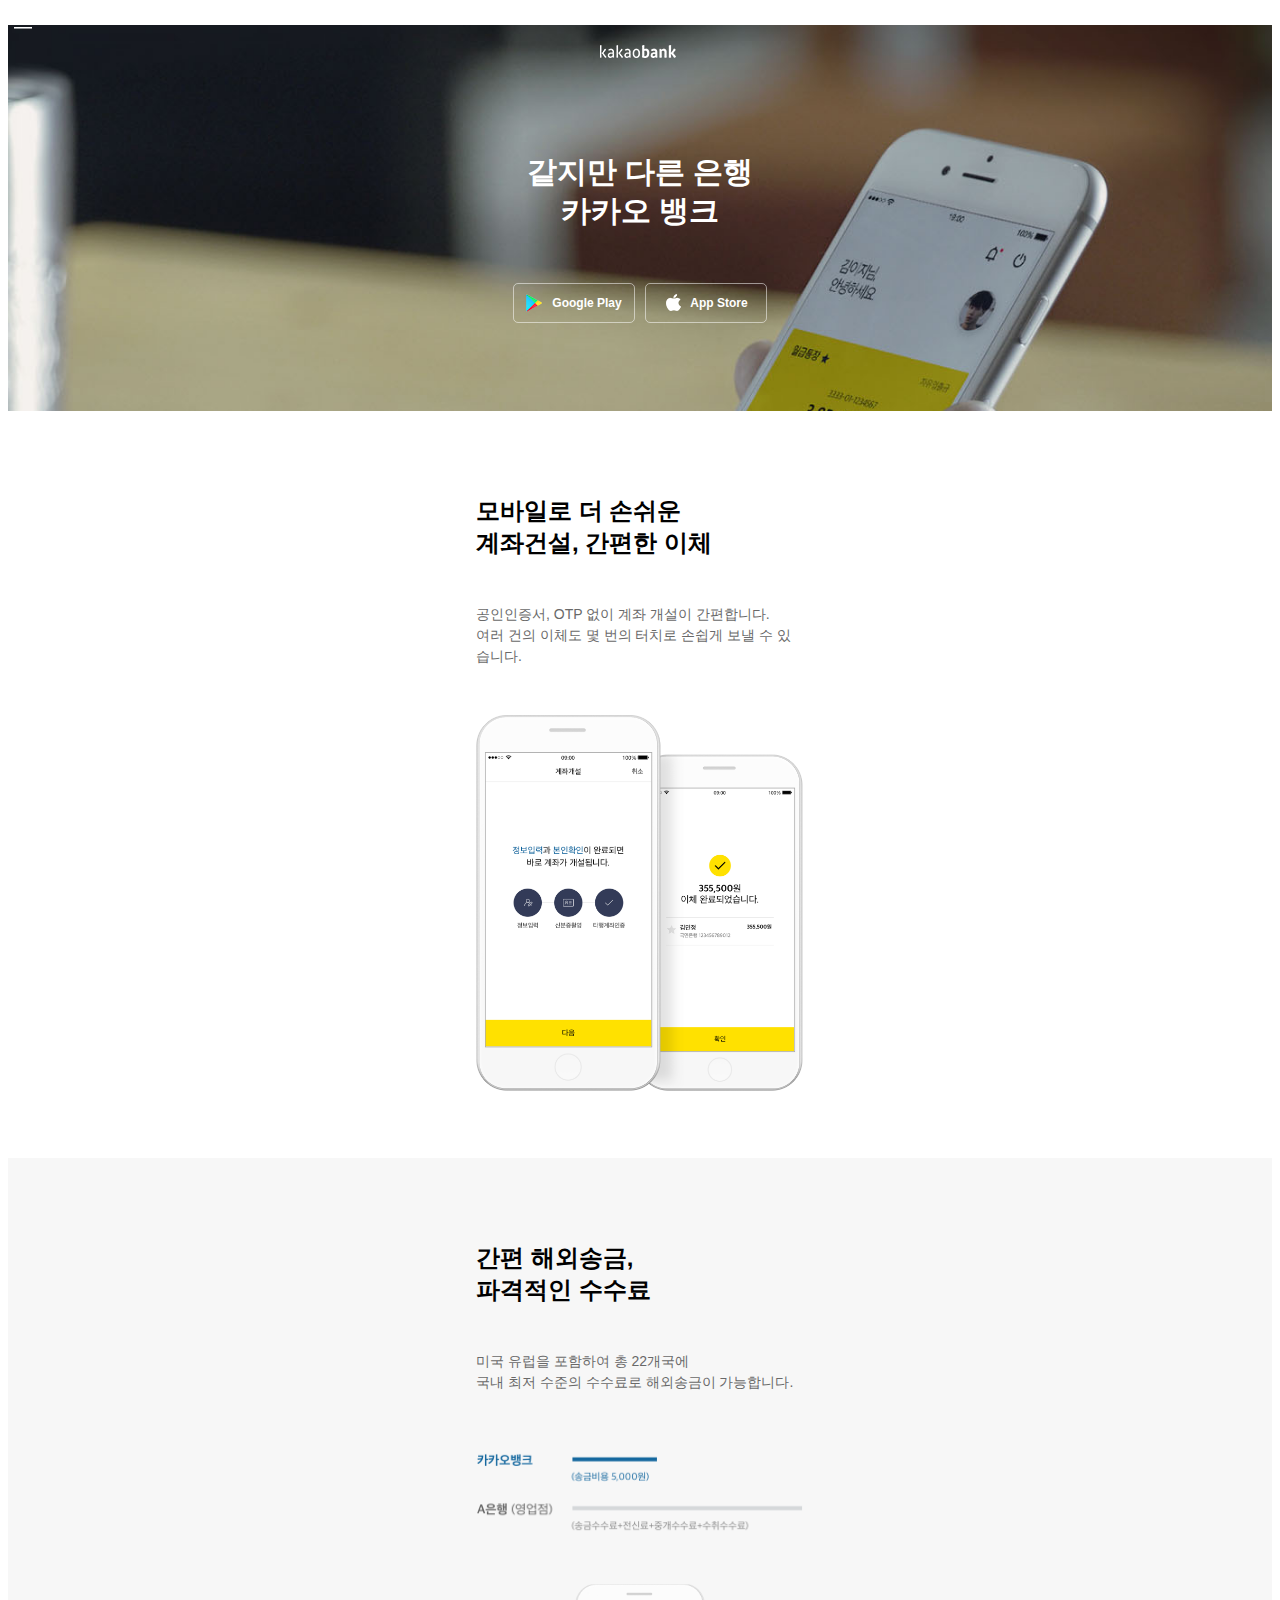
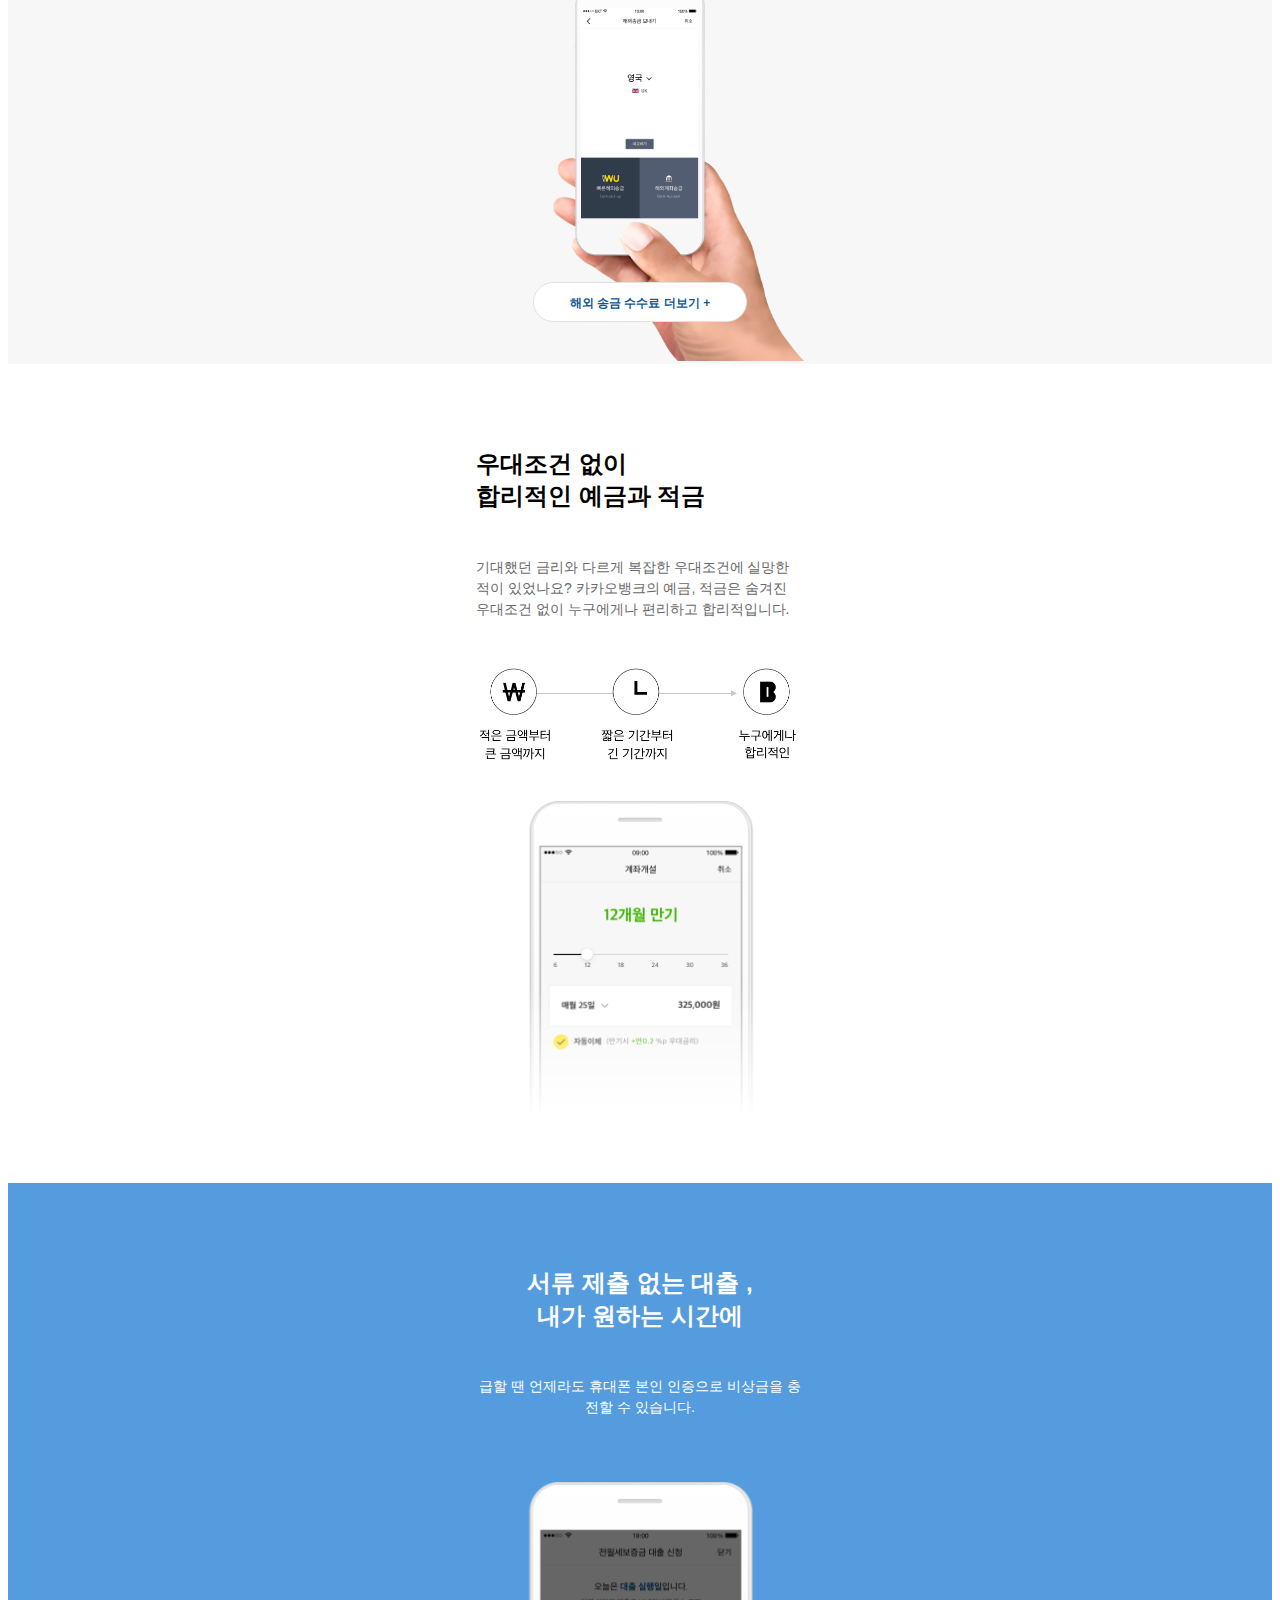
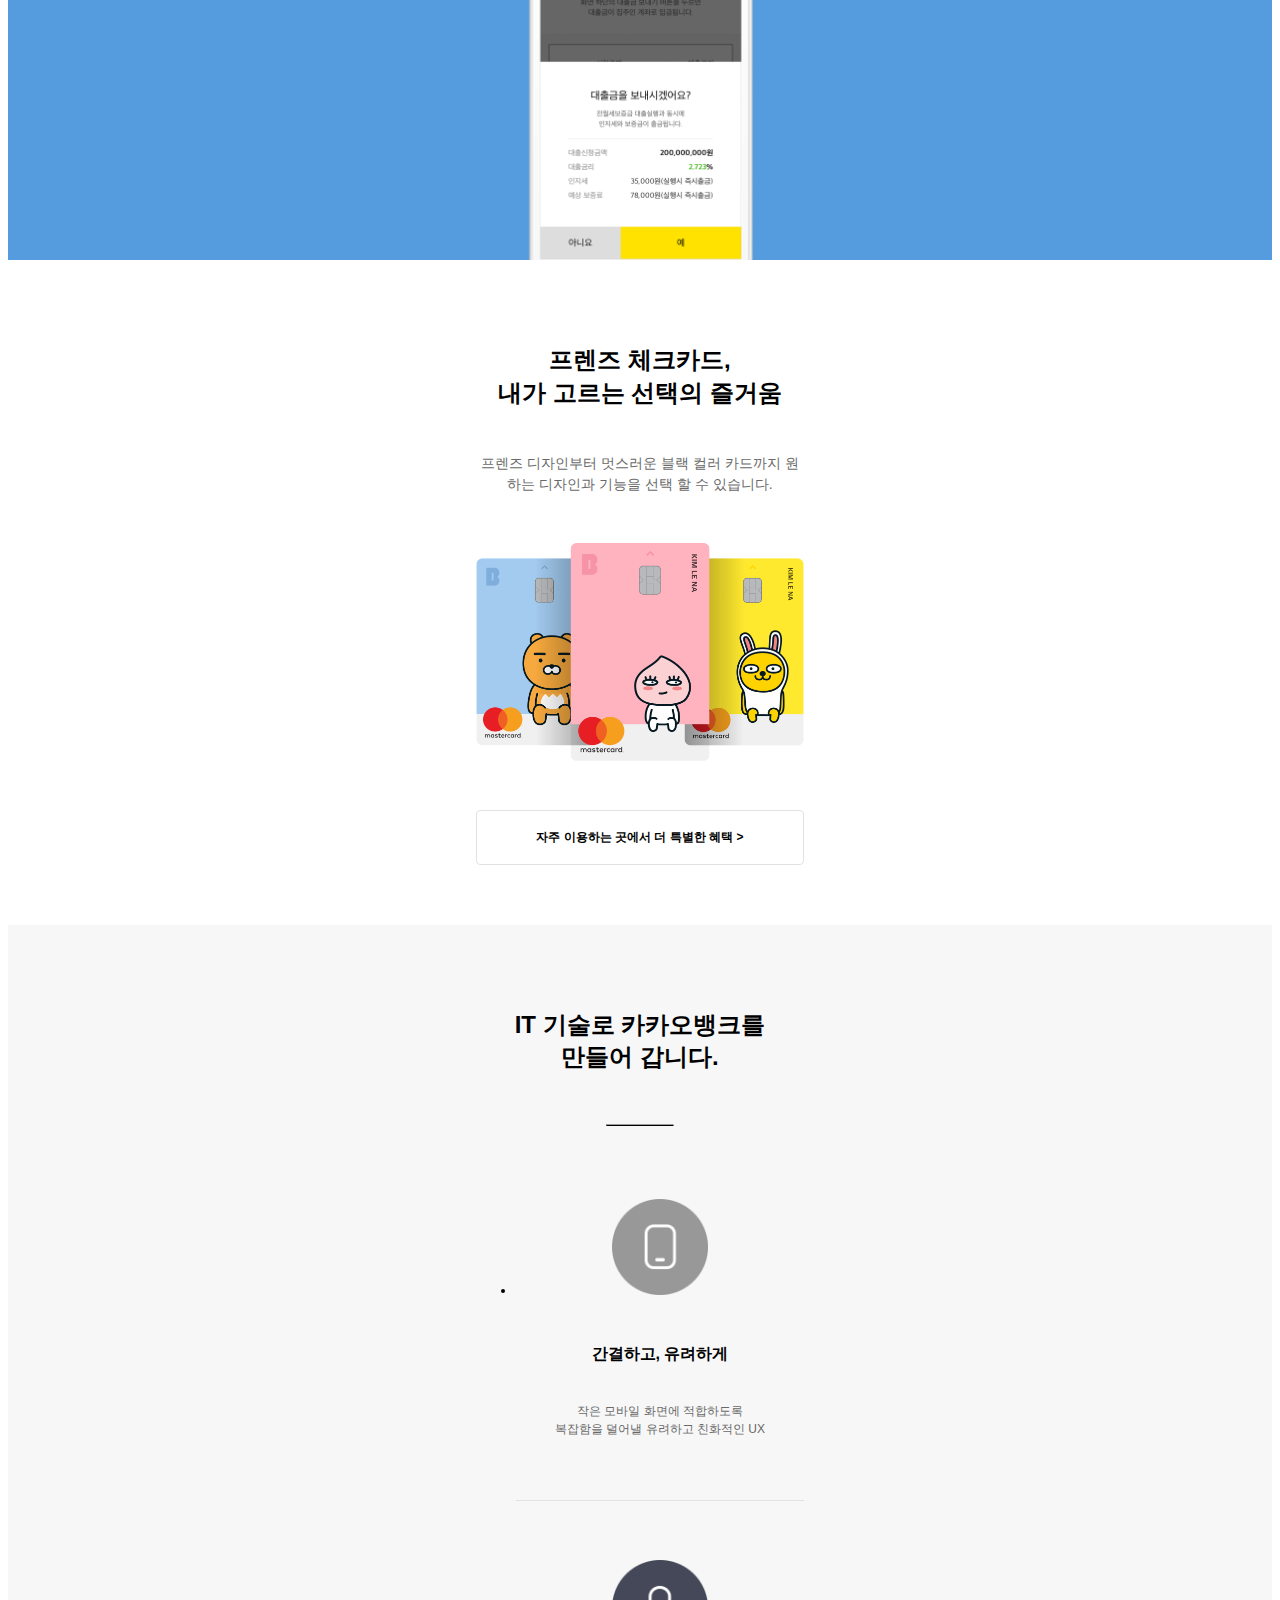
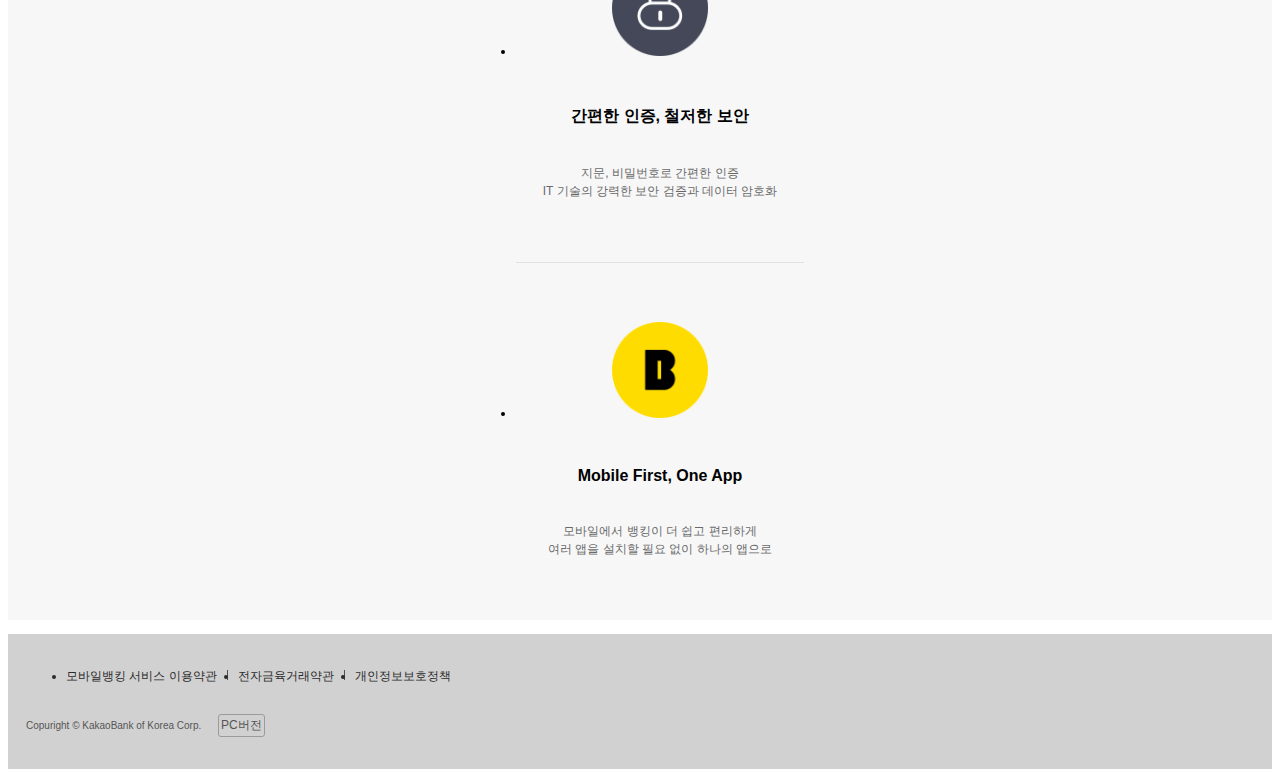
<file: index.html>
<!DOCTYPE html>
<html lang="ko">
<head>
    <meta charset="UTF-8">
    <meta http-equiv="X-UA-Compatible" content="IE=edge">
    <meta name="viewport" content="width=device-width, initial-scale=1.0">
    <title>카카오뱅크 - 메인</title>
    <!--공통 -->
    <link rel="stylesheet" href="css/my-reset.css">
    <link rel="stylesheet" href="css/header.css">
    <link rel="stylesheet" href="css/footer.css">
    
    <!--메인-->
    <link rel="stylesheet" href="css/main_sect.css">

    <script src="https://code.jquery.com/jquery-3.6.0.min.js"></script>
    <script src="js/comm.js"></script>
    <script src="js/main.js"></script>
</head>
<body>
    <div id="wrap">
        <header>
            <h1><a href="index.html" class="bgicon">카카오뱅크</a></h1>
            <nav>
                <button class="btn_allMenu bgicon">전체 메뉴 보기</button>
                <div class="allMenu">
                    <div class="menu_box">
                        <h2 class="bgicon">카카오뱅크 전체 메뉴</h2>
                        <ul>
                            <li><a href="sub1_about_kakao.html">카카오뱅크 소개</a></li>
                            <li><a href="sub2_gong_event.html">공지/이벤트</a></li>
                            <li><a href="sub3_qna.html">자주묻는질문</a></li>
                        </ul>
                        <button class="btn_hide_allMenu bgicon">
                            전체 메뉴 닫기
                        </button>
                    </div>
                </div>
            </nav>
        </header>
        <div class="visual a_center">
            <div class="inner">
                <h2>같지만 다른 은행 <br> 카카오 뱅크</h2>
                <p>
                    <a href="https://play.google.com/">
                        <i class="bgicon google"></i> 
                        Google Play
                    </a>
                    <a href="https://www.apple.com/kr/store">
                        <i class="bgicon apple"></i>
                        App Store
                    </a>
                </p>
            </div>
        </div>
        <section>
            <div class="con1">
                <div class="inner">
                    <h3>모바일로 더 손쉬운 <br> 계좌건설, 간편한 이체</h3>
                    <p>
                        공인인증서, OTP 없이 계좌 개설이 간편합니다. <br>
                        여러 건의 이체도 몇 번의 터치로 손쉽게 보낼 수 있습니다.
                    </p>
                    <img src="images/mweb-phone-1@2x-20170821.png" alt="계좌개설">
                </div>
            </div>
            <div class="con2">
                <div class="inner">
                    <h3>간편 해외송금, <br>파격적인 수수료</h3>
                    <p>
                        미국 유럽을 포함하여 총 22개국에 <br>
                        국내 최저 수준의 수수료로 해외송금이 가능합니다.
                    </p>
                    <img src="images/progr.png" alt="송금비용 오천원">
                    <img src="images/mweb-phone-2-190122@2x.png" alt="해외송금">
                    <p class="more">
                        <a href="#">해외 송금 수수료 더보기 +</a>
                    </p>
                </div>
            </div>
            <div class="con3">
                <div class="inner">
                    <h3>우대조건 없이 <br>합리적인 예금과 적금</h3>
                    <p>
                        기대했던 금리와 다르게 복잡한 우대조건에 실망한 적이 있었나요? 카카오뱅크의 예금, 적금은 숨겨진 우대조건 없이 누구에게나 편리하고 합리적입니다.
                    </p>
                    <img src="images/mweb-money-2@2x.png" alt="합리적인">
                    <img src="images/detail-01-img-phone-8-1@2x.png" alt="예금적금">
                    <img src="images/detail-01-img-phone-gradient-gray@2x.png" alt="그라디언트" class="gra">
                </div>
            </div>
            <div class="con4">
                <div class="inner a_center">
                    <h3>서류 제출 없는 대출 , <br>내가 원하는 시간에</h3>
                    <p>
                        급할 땐 언제라도 휴대폰 본인 인증으로 비상금을 충전할 수 있습니다.
                    </p>
                    <img src="images/mweb-phone-4-181015@2x.png" alt="비상금충천">
                </div>
            </div>
            <div class="con5">
                <div class="inner a_center">
                    <h3>프렌즈 체크카드, <br>내가 고르는 선택의 즐거움</h3>
                    <p>
                        프렌즈 디자인부터 멋스러운 블랙 컬러 카드까지 원하는 디자인과 기능을 선택 할 수 있습니다.
                    </p>
                    <img src="images/mweb-card@2x.png" alt="카드 소개">
                    <a href="#" class="more2">자주 이용하는 곳에서 더 특별한 혜택 &gt;</a>
                </div>
            </div>
            <div class="con6">
                <div class="inner a_center">
                    <h3>IT 기술로 카카오뱅크를 <br>만들어 갑니다.</h3>
                    <hr>
                    <ul>
                        <li>
                            <img src="images/mweb-ico-1@2x.png" alt="UX">
                            <h4>간결하고, 유려하게</h4>
                            <p>
                                작은 모바일 화면에 적합하도록 <br>
                                복잡함을 덜어낼 유려하고 친화적인 UX
                            </p>
                        </li>
                        <li>
                            <img src="images/mweb-ico-2@2x.png" alt="UX">
                            <h4>간편한 인증, 철저한 보안</h4>
                            <p>
                                지문, 비밀번호로 간편한 인증 <br>
                                IT 기술의 강력한 보안 검증과 데이터 암호화
                            </p>
                        </li>
                        <li>
                            <img src="images/mweb-ico-3@2x.png" alt="UX">
                            <h4>Mobile First, One App</h4>
                            <p>
                                모바일에서 뱅킹이 더 쉽고 편리하게 <br>
                                여러 앱을 설치할 필요 없이 하나의 앱으로
                            </p>
                        </li>
                    </ul>
                </div>
            </div>
        </section>
        <footer>
            <ul>
                <li><a href="#">모바일뱅킹 서비스 이용약관</a></li>
                <li><a href="#">전자금육거래약관</a></li>
                <li><a href="#">개인정보보호정책</a></li>
            </ul>
            <p>
                Copuright &copy; KakaoBank of Korea Corp.
                <a href="http://www.kakaobank.com">PC버전</a>
            </p>
        </footer>
    </div>
</body>
</html>
</file>
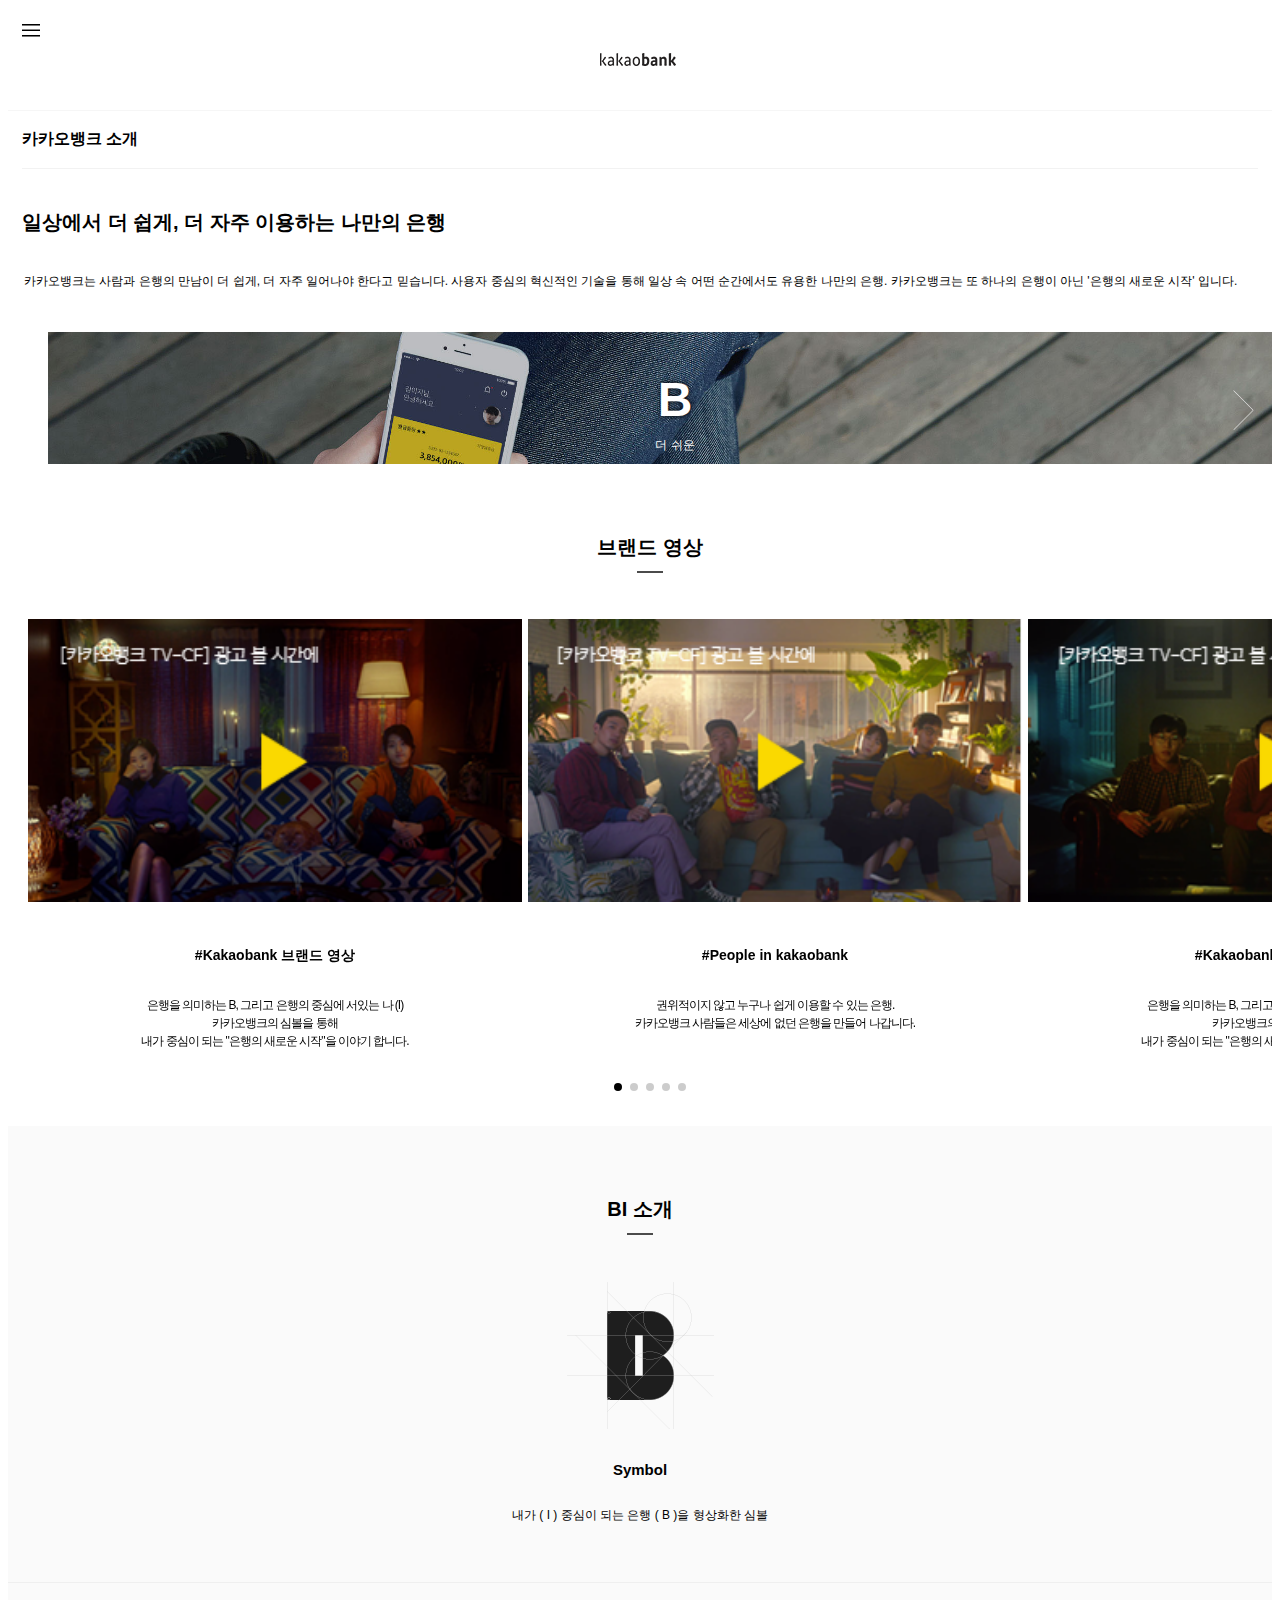
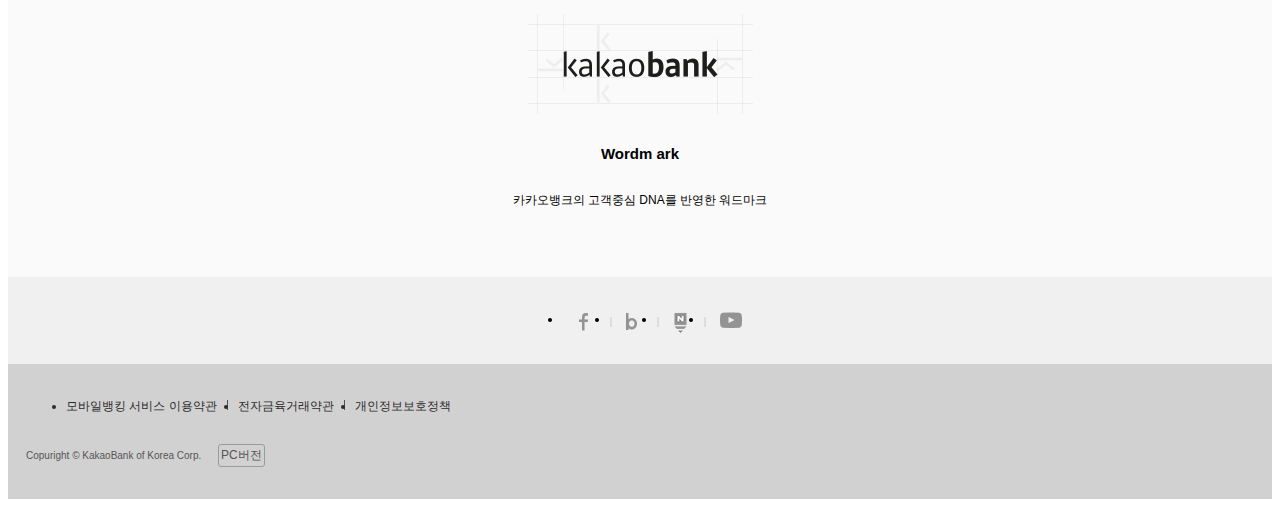
<file: sub1_about_kakao.html>
<!DOCTYPE html>
<html lang="ko">
<head>
    <meta charset="UTF-8">
    <meta http-equiv="X-UA-Compatible" content="IE=edge">
    <meta name="viewport" content="width=device-width, initial-scale=1.0">
    <title>카카오뱅크 - 소개</title>
    <!--공통 -->
    <link rel="stylesheet" href="css/my-reset.css">
    <link rel="stylesheet" href="css/header.css">
    <link rel="stylesheet" href="css/footer.css">
    <!-- 서브공통 -->
    <link rel="stylesheet" href="css/sub-header.css">
    <!-- 서브 - 소개 -->
    <link rel="stylesheet" href="css/sub1.css">

    <script src="https://code.jquery.com/jquery-3.6.0.min.js"></script>
    <script src="js/comm.js"></script>  
      <!-- 서브1 JS  -->
      <script src="js/sub1.js"></script>

    <!-- Link Swiper's CSS -->
    <link
    rel="stylesheet"
    href="https://unpkg.com/swiper/swiper-bundle.min.css"
      />
  
</head>
<body>
    <div id="wrap">
        <header>
            <h1><a href="index.html" class="bgicon">카카오뱅크</a></h1>
            <nav>
                <button class="btn_allMenu bgicon" >전체 메뉴 보기</button>
                <div class="allMenu">
                    <div class="menu_box">
                        <h2 class="bgicon">카카오뱅크 전체 메뉴</h2>
                        <ul>
                            <li><a href="sub1_about_kakao.html">카카오뱅크 소개</a></li>
                            <li><a href="sub2_gong_event.html">공지/이벤트</a></li>
                            <li><a href="sub3_qna.html">자주묻는질문</a></li>
                        </ul>
                        <button class="btn_hide_allMenu bgicon">
                            전체 메뉴 닫기
                        </button>
                    </div>
                </div>
            </nav>
        </header>

        <section>
            <h2>카카오뱅크 소개</h2>
                <div class="con1">
                    <h3>일상에서 더 쉽게, 더 자주 이용하는 나만의 은행</h3>
                    <p>카카오뱅크는 사람과 은행의 만남이 더 쉽게, 더 자주 일어나야 한다고 믿습니다. 사용자 중심의 혁신적인 기술을 통해 일상 속 어떤 순간에서도 유용한 나만의 은행. 카카오뱅크는 또 하나의 은행이 아닌 '은행의 새로운 시작' 입니다.</p>
                    <div class="slide">
                       <ul>
                        <li>
                            <img src="images/img_1.jpg" alt="Kakao">
                            <p class="mess">
                                <span>B</span>
                                더 쉬운
                            </p>
                            <p class="pages"><span>1</span>/4</p>                        
                        </li>
                        <li>
                            <img src="images/img_2.jpg" alt="Kakao">
                            <p class="mess">
                                <span>B</span>
                                더 자주
                            </p>
                            <p class="pages"><span>2</span>/4</p>                        
                        </li>
                        <li>
                            <img src="images/img_3.jpg" alt="Kakao">
                            <p class="mess">
                                <span>B</span>
                                가장 유용한
                            </p>
                            <p class="pages"><span>3</span>/4</p>                        
                        </li>
                        <li>
                            <img src="images/img_4.jpg" alt="Kakao">
                            <p class="mess">
                                <span>B</span>
                                카카오뱅크
                            </p>
                            <p class="pages"><span>4</span>/4</p>                        
                        </li>
                       </ul>
                       <p class="btns">
                            <button class="btn_prev bgicon">이전</button>
                            <button class="btn_next bgicon">다음</button>
                       </p> 
                    </div>
                </div>
                <div class="con2">
                    <h3 class="center">브랜드 영상</h3>
                    <div class="swiper mySwiper">
                        <div class="swiper-wrapper">
                          <div class="swiper-slide">
                            <a href="https://youtu.be/ysPg4-mSIJo" target="_blank">
                                <img src="images/video1.png" alt="CF영상">
                                <p class="tit">#Kakaobank  브랜드 영상</p>
                                <p class="txt">
                                    은행을 의미하는 B, 그리고 은행의 중심에 서있는 나 (I) <br>
                                    카카오뱅크의 심볼을 통해 <br>
                                    내가 중심이 되는 "은행의 새로운 시작"을 이야기 합니다.
                                </p>
                            </a>                            
                          </div>
                          <div class="swiper-slide">
                            <a href="https://youtu.be/ysPg4-mSIJo" target="_blank">
                                <img src="images/video2.png" alt="CF영상">
                                <p class="tit">#People in kakaobank</p>
                                <p class="txt">
                                    권위적이지 않고 누구나 쉽게 이용할 수 있는 은행. <br>
                                    카카오뱅크 사람들은 세상에 없던 은행을 만들어 나갑니다.
                                </p>
                            </a> 
                          </div>
                          <div class="swiper-slide">
                            <a href="https://youtu.be/ysPg4-mSIJo" target="_blank">
                                <img src="images/video3.png" alt="CF영상">
                                <p class="tit">#Kakaobank  브랜드 영상</p>
                                <p class="txt">
                                    은행을 의미하는 B, 그리고 은행의 중심에 서있는 나 (I) <br>
                                    카카오뱅크의 심볼을 통해 <br>
                                    내가 중심이 되는 "은행의 새로운 시작"을 이야기 합니다.
                                </p>
                            </a> 
                          </div>
                          <div class="swiper-slide">
                            <a href="https://youtu.be/ysPg4-mSIJo" target="_blank">
                                <img src="images/video1.png" alt="CF영상">
                                <p class="tit">#Kakaobank  브랜드 영상</p>
                                <p class="txt">
                                    은행을 의미하는 B, 그리고 은행의 중심에 서있는 나 (I) <br>
                                    카카오뱅크의 심볼을 통해 <br>
                                    내가 중심이 되는 "은행의 새로운 시작"을 이야기 합니다.
                                </p>
                            </a>  
                          </div>
                          <div class="swiper-slide">
                            <a href="https://youtu.be/ysPg4-mSIJo" target="_blank">
                                <img src="images/video2.png" alt="CF영상">
                                <p class="tit">#People in kakaobank</p>
                                <p class="txt">
                                    권위적이지 않고 누구나 쉽게 이용할 수 있는 은행. <br>
                                    카카오뱅크 사람들은 세상에 없던 은행을 만들어 나갑니다.
                                </p>
                            </a> 
                          </div>
                          <div class="swiper-slide">
                            <a href="https://youtu.be/ysPg4-mSIJo" target="_blank">
                                <img src="images/video1.png" alt="CF영상">
                                <p class="tit">#Kakaobank  브랜드 영상</p>
                                <p class="txt">
                                    은행을 의미하는 B, 그리고 은행의 중심에 서있는 나 (I) <br>
                                    카카오뱅크의 심볼을 통해 <br>
                                    내가 중심이 되는 "은행의 새로운 시작"을 이야기 합니다.
                                </p>
                            </a>  
                          </div>
                        </div>
                        <div class="swiper-pagination"></div>
                      </div>                  
                </div>
                <div class="con3">
                    <h3 class="center">BI 소개</h3>
                    <div class="symbol">
                        <img src="images/bi1.png" alt="심볼">
                        <p class="tit">Symbol</p>
                        <p class="txt">                            
                            내가 ( I ) 중심이 되는 은행 ( B )을 형상화한 심볼
                        </p>
                    </div>
                    <div class="wordm">
                        <img src="images/bi2.png" alt="워드마크">
                        <p class="tit">Wordm ark</p>
                        <p class="txt">                            
                            카카오뱅크의 고객중심 DNA를 반영한 워드마크
                        </p>
                    </div>
                </div>
                <div class="con4">
                    <h3 class="hide">SNS 모음</h3>
                    <ul>
                        <li><a href="#" class="bgicon fa">페이스북</a></li>
                        <li><a href="#" class="bgicon nb">네이버 블로그</a></li>
                        <li><a href="#" class="bgicon na">네이버</a></li>
                        <li><a href="#" class="bgicon ut">유튜브</a></li>
                    </ul>
                </div>
        </section>
        <footer>
            <ul>
                <li><a href="#">모바일뱅킹 서비스 이용약관</a></li>
                <li><a href="#">전자금육거래약관</a></li>
                <li><a href="#">개인정보보호정책</a></li>
            </ul>
            <p>
                Copuright &copy; KakaoBank of Korea Corp.
                <a href="http://www.kakaobank.com">PC버전</a>
            </p>
        </footer>
    </div>
    
        <!-- Swiper JS -->
        <script src="https://unpkg.com/swiper/swiper-bundle.min.js"></script>

        <!-- Initialize Swiper -->
        <script>
          var swiper = new Swiper(".mySwiper", {
            slidesPerView: 2.5,
            spaceBetween: 6,
            pagination: {
              el: ".swiper-pagination",
              clickable: true,
            },
          });
        </script>
</body>
</html>
</file>
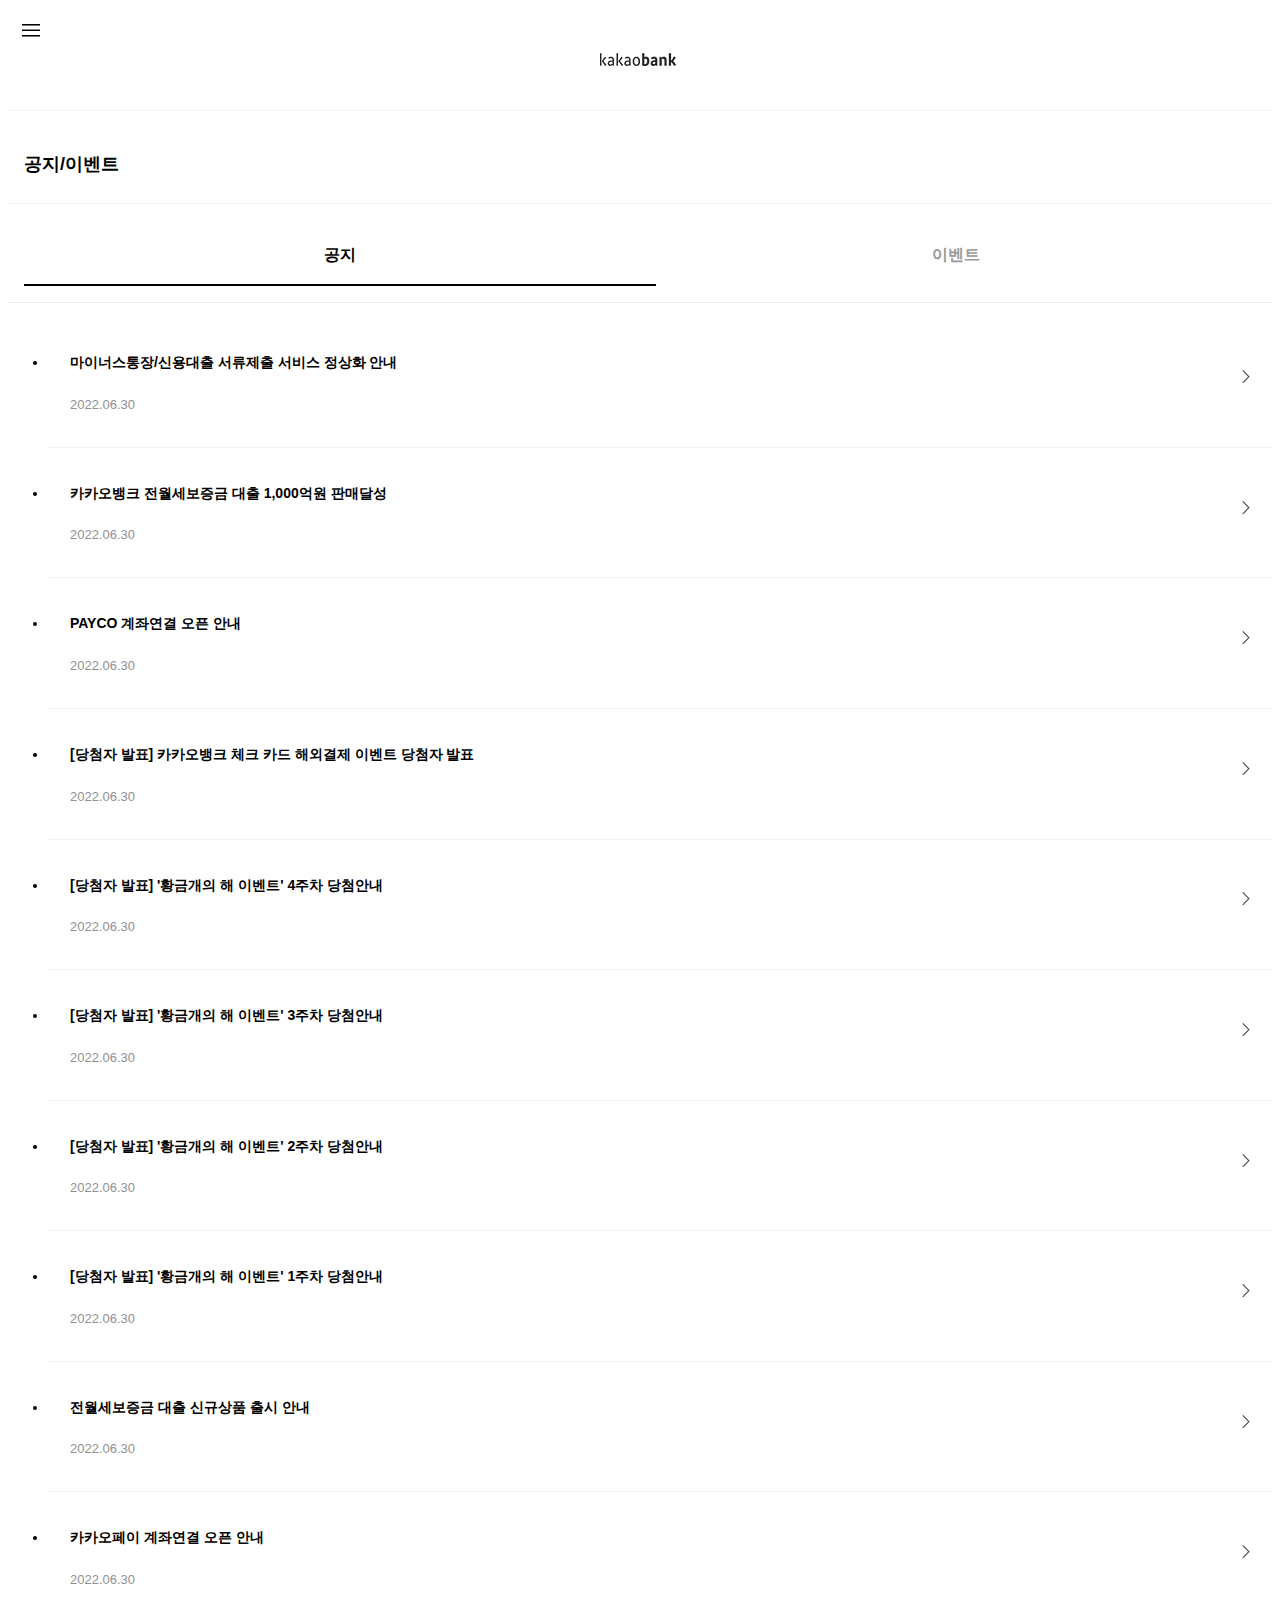
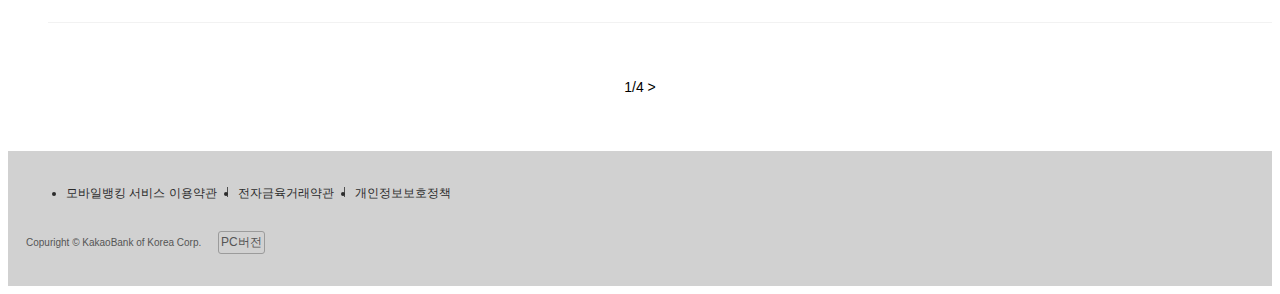
<file: sub2_gong_event.html>
<!DOCTYPE html>
<html lang="ko">
<head>
    <meta charset="UTF-8">
    <meta http-equiv="X-UA-Compatible" content="IE=edge">
    <meta name="viewport" content="width=device-width, initial-scale=1.0">
    <title>카카오뱅크 - 공지/이벤트</title>
    <!--공통 -->
    <link rel="stylesheet" href="css/my-reset.css">
    <link rel="stylesheet" href="css/header.css">
    <link rel="stylesheet" href="css/footer.css">
    <!-- 서브공통 -->
    <link rel="stylesheet" href="css/sub-header.css">
    <!-- 서브2 -->
    <link rel="stylesheet" href="css/sub2.css">

    <script src="https://code.jquery.com/jquery-3.6.0.min.js"></script>
    <script src="js/comm.js"></script>

    <script src="js/sub2.js"></script>
</head>
<body>
    <div id="wrap">
        <header>
            <h1><a href="index.html" class="bgicon">카카오뱅크</a></h1>
            <nav>
                <button class="btn_allMenu bgicon" >전체 메뉴 보기</button>
                <div class="allMenu">
                    <div class="menu_box">
                        <h2 class="bgicon">카카오뱅크 전체 메뉴</h2>
                        <ul>
                            <li><a href="sub1_about_kakao.html">카카오뱅크 소개</a></li>
                            <li><a href="sub2_gong_event.html">공지/이벤트</a></li>
                            <li><a href="sub3_qna.html">자주묻는질문</a></li>
                        </ul>
                        <button class="btn_hide_allMenu bgicon">
                            전체 메뉴 닫기
                        </button>
                    </div>
                </div>
            </nav>
        </header>

        <section>
            <h2>공지/이벤트</h2>
            <div class="tits">
                <h3 class="active">
                    <a href="#gong">공지</a>
                </h3>
                <h3>
                    <a href="#event">이벤트</a>
                </h3>
            </div>

                <div class="cons">
                    <div id="gong">
                        <ul>
                            <li>
                                <a href="#">
                                    <p class="tit">
                                        마이너스통장/신용대출 서류제출 서비스 정상화 안내
                                    </p>
                                    <p class="txt">2022.06.30</p>
                                    <i class="bgicon link"></i>
                                </a>
                            </li>
                            <li>
                                <a href="#">
                                    <p class="tit">
                                        카카오뱅크 전월세보증금 대출 1,000억원 판매달성
                                    </p>
                                    <p class="txt">2022.06.30</p>
                                    <i class="bgicon link"></i>
                                </a>
                            </li>
                            <li>
                                <a href="#">
                                    <p class="tit">
                                        PAYCO 계좌연결 오픈 안내
                                    </p>
                                    <p class="txt">2022.06.30</p>
                                    <i class="bgicon link"></i>
                                </a>
                            </li>
                            <li>
                                <a href="#">
                                    <p class="tit">
                                        [당첨자 발표] 카카오뱅크 체크 카드 해외결제 이벤트 당첨자 발표
                                    </p>
                                    <p class="txt">2022.06.30</p>
                                    <i class="bgicon link"></i>
                                </a>
                            </li>
                            <li>
                                <a href="#">
                                    <p class="tit">
                                        [당첨자 발표] '황금개의 해 이벤트' 4주차 당첨안내
                                    </p>
                                    <p class="txt">2022.06.30</p>
                                    <i class="bgicon link"></i>
                                </a>
                            </li>
                            <li>
                                <a href="#">
                                    <p class="tit">
                                        [당첨자 발표] '황금개의 해 이벤트' 3주차 당첨안내
                                    </p>
                                    <p class="txt">2022.06.30</p>
                                    <i class="bgicon link"></i>
                                </a>
                            </li>
                            <li>
                                <a href="#">
                                    <p class="tit">
                                        [당첨자 발표] '황금개의 해 이벤트' 2주차 당첨안내
                                    </p>
                                    <p class="txt">2022.06.30</p>
                                    <i class="bgicon link"></i>
                                </a>
                            </li>
                            <li>
                                <a href="#">
                                    <p class="tit">
                                        [당첨자 발표] '황금개의 해 이벤트' 1주차 당첨안내
                                    </p>
                                    <p class="txt">2022.06.30</p>
                                    <i class="bgicon link"></i>
                                </a>
                            </li>
                            <li>
                                <a href="#">
                                    <p class="tit">
                                        전월세보증금 대출 신규상품 출시 안내
                                    </p>
                                    <p class="txt">2022.06.30</p>
                                    <i class="bgicon link"></i>
                                </a>
                            </li>
                            <li>
                                <a href="#">
                                    <p class="tit">
                                        카카오페이 계좌연결 오픈 안내
                                    </p>
                                    <p class="txt">2022.06.30</p>
                                    <i class="bgicon link"></i>
                                </a>
                            </li>
                        </ul>
                        <p class="pages">1/4 &gt;</p>
                    </div>
                    <div id="event">
                        <ul>
                            <li>
                                <a href="#">
                                    <div class="imgbox">
                                        <img src="images/sub02_1.png" alt="특별혜택이벤트">
                                    </div>

                                    <div class="conbox">
                                        <p class="tit">
                                            카카오뱅크 고객님께 드리는 신라면세점 특별혜택
                                        </p>
                                        <p class="txt">2022.06.30</p>
                                    </div>
                                </a>
                            </li>
                            <li>
                                <a href="#">
                                    <div class="imgbox">
                                        <img src="images/sub02_2.png" alt="특별혜택이벤트">
                                    </div>

                                    <div class="conbox">
                                        <p class="tit">
                                            카카오뱅크 프렌즈 체크카드 캐시백 프로모션 시즌2
                                        </p>
                                        <p class="txt">2022.06.30</p>
                                    </div>
                                </a>
                            </li>
                            <li>
                                <a href="#">
                                    <div class="imgbox">
                                        <img src="images/sub02_3.png" alt="특별혜택이벤트">
                                    </div>

                                    <div class="conbox">
                                        <p class="tit">
                                            [종료] 카카오뱅크 ATM 출금 이벤트
                                        </p>
                                        <p class="txt">2022.06.30</p>
                                    </div>
                                </a>
                            </li>
                            <li>
                                <a href="#">
                                    <div class="imgbox">
                                        <img src="images/sub02_4.png" alt="특별혜택이벤트">
                                    </div>

                                    <div class="conbox">
                                        <p class="tit">
                                            [종료] 황금개의 해 기념 <br>
                                            카카오뱅크 간편이체 이벤트                                    
                                        </p>
                                        <p class="txt">2022.06.30</p>
                                    </div>
                                </a>
                            </li>
                            <li>
                                <a href="#">
                                    <div class="imgbox">
                                        <img src="images/sub02_5.png" alt="특별혜택이벤트">
                                    </div>

                                    <div class="conbox">
                                        <p class="tit">
                                            [종료] 카카오뱅크 체크카드 해외결제 이벤트
                                        </p>
                                        <p class="txt">2022.06.30</p>
                                    </div>
                                </a>
                            </li>
                            <li>
                                <a href="#">
                                    <div class="imgbox">
                                        <img src="images/sub02_6.png" alt="특별혜택이벤트">
                                    </div>

                                    <div class="conbox">
                                        <p class="tit">
                                            [종료] ATM 수수료 무료 연장 기념<br> 신규 가입 고객 이모티콘 이벤트
                                        </p>
                                        <p class="txt">2022.06.30</p>
                                    </div>
                                </a>
                            </li>
                            <li>
                                <a href="#">
                                    <div class="imgbox">
                                        <img src="images/sub02_7.png" alt="특별혜택이벤트">
                                    </div>

                                    <div class="conbox">
                                        <p class="tit">
                                            [종료] 카카오뱅크 고객님께 드리는<br> 신라면세점 특별혜택
                                        </p>
                                        <p class="txt">2022.06.30</p>
                                    </div>
                                </a>
                            </li>
                            <li>
                                <a href="#">
                                    <div class="imgbox">
                                        <img src="images/sub02_8.png" alt="특별혜택이벤트">
                                    </div>

                                    <div class="conbox">
                                        <p class="tit">
                                            [종료] 카카오뱅크 프렌즈 체크카드<br> 얼리버드 혜택
                                        </p>
                                        <p class="txt">2022.06.30</p>
                                    </div>
                                </a>
                            </li>
                            <li>
                                <a href="#">
                                    <div class="imgbox">
                                        <img src="images/sub02_9.png" alt="특별혜택이벤트">
                                    </div>

                                    <div class="conbox">
                                        <p class="tit">
                                            [종료] 카카오뱅크 런칭 기념<br> 이모티콘 이벤트
                                        </p>
                                        <p class="txt">2022.06.30</p>
                                    </div>
                                </a>
                            </li>
                        </ul>
                        <p class="pages">1/1</p>
                    </div>
                </div>
            

        <footer>
            <ul>
                <li><a href="#">모바일뱅킹 서비스 이용약관</a></li>
                <li><a href="#">전자금육거래약관</a></li>
                <li><a href="#">개인정보보호정책</a></li>
            </ul>
            <p>
                Copuright &copy; KakaoBank of Korea Corp.
                <a href="http://www.kakaobank.com">PC버전</a>
            </p>
        </footer>
    </div>
    
</body>
</html>
</file>
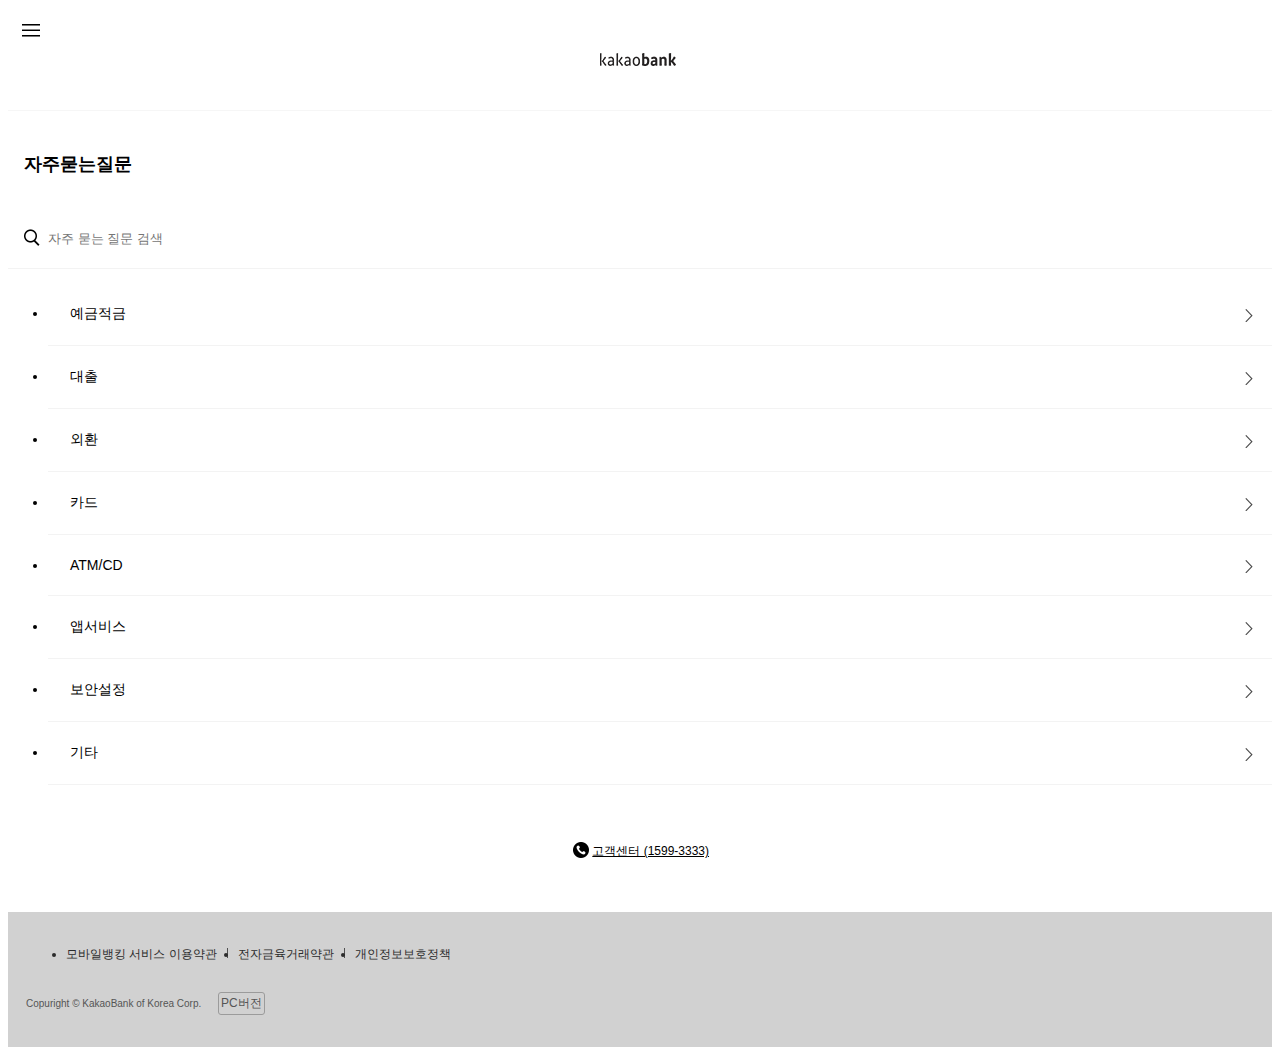
<file: sub3_qna.html>
<!DOCTYPE html>
<html lang="ko">
<head>
    <meta charset="UTF-8">
    <meta http-equiv="X-UA-Compatible" content="IE=edge">
    <meta name="viewport" content="width=device-width, initial-scale=1.0">
    <title>카카오뱅크 - 자주묻는질문</title>
    <!--공통 -->
    <link rel="stylesheet" href="css/my-reset.css">
    <link rel="stylesheet" href="css/header.css">
    <link rel="stylesheet" href="css/footer.css">
    <!-- 서브공통 -->
    <link rel="stylesheet" href="css/sub-header.css">
    <!-- 서브 3  -->
    <link rel="stylesheet" href="css/sub3.css">

    <script src="https://code.jquery.com/jquery-3.6.0.min.js"></script>
    <script src="js/comm.js"></script>

    <script src="js/sub3.js"></script>
</head>
<body>
    <div id="wrap">
        <header>
            <h1><a href="index.html" class="bgicon">카카오뱅크</a></h1>
            <nav>
                <button class="btn_allMenu bgicon" >전체 메뉴 보기</button>
                <div class="allMenu">
                    <div class="menu_box">
                        <h2 class="bgicon">카카오뱅크 전체 메뉴</h2>
                        <ul>
                            <li><a href="sub1_about_kakao.html">카카오뱅크 소개</a></li>
                            <li><a href="sub2_gong_event.html">공지/이벤트</a></li>
                            <li><a href="sub3_qna.html">자주묻는질문</a></li>
                        </ul>
                        <button class="btn_hide_allMenu bgicon">
                            전체 메뉴 닫기
                        </button>
                    </div>
                </div>
            </nav>
        </header>
        
        <section>
            <h2>자주묻는질문</h2>
            <form action="#">
                <label for="sword" class="hide">질문검색</label>
                <input type="text" name="sword" id="sword"
                placeholder="자주 묻는 질문 검색">
                <i class="bgicon i_seach"></i>
            </form>

            <ul class="all">
                <li>
                    <a href="#" class="">
                        <span>예금적금</span>
                        <i class="bgicon i_arr"></i>
                    </a>
                    <ul class="sub_qna">
                        <li>
                            <a href="#" class="">
                                <span>카카오뱅크 계좌를 만들었는데, 어떻게 입금을 해야 할까요?</span>
                                <i class="bgicon i_arr2"></i>
                            </a>
                            <div class="ans">
                                <p>타행 내 계좌에서 카카오뱅크 계좌로 이체 또는 ATM에서 현금을 입금하는 방법으로 잔고를 채우실 수 있습니다.</p>
                                <p>
                                    <strong>방법 1. 타행 내 계좌에서 카카오뱅크 계좌로 이체할 수 있습니다</strong>
                                    카카오뱅크 계좌 개설 후, 앱 첫 화면의 내 계좌에 표시된 3333으로 시작하느 ㄴ계좌번호를 확인해주세요. 타행 지점 및 인터넷/모바일 뱅킹 서비스에서 카카오뱅크 계좌로 돈을 이체할 수 있습니다.
                                </p>
                                <p>
                                    <strong>방법 2. 가까운 ATM에서 수중의 현금을 카카오뱅크 내 계좌로 입금할 수 있습니다.</strong>
                                    전국 모든 은행 및 일부 편의점에서 카카오뱅크 체크카드를 이용하여 현금 입금이 가능합니다. <br>
                                    ※ 입금 거래가 가능한 ATM: 모든 은행 및 입금 거래를 지원하는 ATM을 보유한 편의점에서 입금 간으하며, 특히 세븐일레븐 편의점의 경우 약 70%가 입금 가능한 기기가 설치되어 있습니다.
                                </p>
                            </div>
                        </li>
                        <li>
                            <a href="#">
                                <span>계좌를 개설했는데 이체한도가 너무 작아요.</span>
                                <i class="bgicon i_arr2"></i>
                            </a>
                            <div class="ans">
                                <p>타행 내 계좌에서 카카오뱅크 계좌로 이체 또는 ATM에서 현금을 입금하는 방법으로 잔고를 채우실 수 있습니다.</p>
                                <p>
                                    <strong>방법 1. 타행 내 계좌에서 카카오뱅크 계좌로 이체할 수 있습니다</strong>
                                    카카오뱅크 계좌 개설 후, 앱 첫 화면의 내 계좌에 표시된 3333으로 시작하느 ㄴ계좌번호를 확인해주세요. 타행 지점 및 인터넷/모바일 뱅킹 서비스에서 카카오뱅크 계좌로 돈을 이체할 수 있습니다.
                                </p>
                                <p>
                                    <strong>방법 2. 가까운 ATM에서 수중의 현금을 카카오뱅크 내 계좌로 입금할 수 있습니다.</strong>
                                    전국 모든 은행 및 일부 편의점에서 카카오뱅크 체크카드를 이용하여 현금 입금이 가능합니다. <br>
                                    ※ 입금 거래가 가능한 ATM: 모든 은행 및 입금 거래를 지원하는 ATM을 보유한 편의점에서 입금 간으하며, 특히 세븐일레븐 편의점의 경우 약 70%가 입금 가능한 기기가 설치되어 있습니다.
                                </p>
                            </div>
                        </li>
                        <li>
                            <a href="#">
                                <span>카카오톡 친구에게 이체를 하려는데 친구 이름이 다르게 나와요. 카카오톡 친구를 못 찾겠어요.</span>
                                <i class="bgicon i_arr2"></i>
                            </a>
                            <div class="ans">
                                <p>타행 내 계좌에서 카카오뱅크 계좌로 이체 또는 ATM에서 현금을 입금하는 방법으로 잔고를 채우실 수 있습니다.</p>
                                <p>
                                    <strong>방법 1. 타행 내 계좌에서 카카오뱅크 계좌로 이체할 수 있습니다</strong>
                                    카카오뱅크 계좌 개설 후, 앱 첫 화면의 내 계좌에 표시된 3333으로 시작하느 ㄴ계좌번호를 확인해주세요. 타행 지점 및 인터넷/모바일 뱅킹 서비스에서 카카오뱅크 계좌로 돈을 이체할 수 있습니다.
                                </p>
                                <p>
                                    <strong>방법 2. 가까운 ATM에서 수중의 현금을 카카오뱅크 내 계좌로 입금할 수 있습니다.</strong>
                                    전국 모든 은행 및 일부 편의점에서 카카오뱅크 체크카드를 이용하여 현금 입금이 가능합니다. <br>
                                    ※ 입금 거래가 가능한 ATM: 모든 은행 및 입금 거래를 지원하는 ATM을 보유한 편의점에서 입금 간으하며, 특히 세븐일레븐 편의점의 경우 약 70%가 입금 가능한 기기가 설치되어 있습니다.
                                </p>
                            </div>
                        </li>
                        <li>
                            <a href="#">
                                <span>거래목적 또는 자금원천을 '기타'로 선택할 경우 '즉시 개설 불가'라고 표시되어 있는데 어떤 내용인가요?</span>
                                <i class="bgicon i_arr2"></i>
                            </a>
                            <div class="ans">
                                <p>타행 내 계좌에서 카카오뱅크 계좌로 이체 또는 ATM에서 현금을 입금하는 방법으로 잔고를 채우실 수 있습니다.</p>
                                <p>
                                    <strong>방법 1. 타행 내 계좌에서 카카오뱅크 계좌로 이체할 수 있습니다</strong>
                                    카카오뱅크 계좌 개설 후, 앱 첫 화면의 내 계좌에 표시된 3333으로 시작하느 ㄴ계좌번호를 확인해주세요. 타행 지점 및 인터넷/모바일 뱅킹 서비스에서 카카오뱅크 계좌로 돈을 이체할 수 있습니다.
                                </p>
                                <p>
                                    <strong>방법 2. 가까운 ATM에서 수중의 현금을 카카오뱅크 내 계좌로 입금할 수 있습니다.</strong>
                                    전국 모든 은행 및 일부 편의점에서 카카오뱅크 체크카드를 이용하여 현금 입금이 가능합니다. <br>
                                    ※ 입금 거래가 가능한 ATM: 모든 은행 및 입금 거래를 지원하는 ATM을 보유한 편의점에서 입금 간으하며, 특히 세븐일레븐 편의점의 경우 약 70%가 입금 가능한 기기가 설치되어 있습니다.
                                </p>
                            </div>
                        </li>
                        <li>
                            <a href="#">
                                <span>세이프박스에 대해 알려주세요.</span>
                                <i class="bgicon i_arr2"></i>
                            </a>
                            <div class="ans">
                                <p>타행 내 계좌에서 카카오뱅크 계좌로 이체 또는 ATM에서 현금을 입금하는 방법으로 잔고를 채우실 수 있습니다.</p>
                                <p>
                                    <strong>방법 1. 타행 내 계좌에서 카카오뱅크 계좌로 이체할 수 있습니다</strong>
                                    카카오뱅크 계좌 개설 후, 앱 첫 화면의 내 계좌에 표시된 3333으로 시작하느 ㄴ계좌번호를 확인해주세요. 타행 지점 및 인터넷/모바일 뱅킹 서비스에서 카카오뱅크 계좌로 돈을 이체할 수 있습니다.
                                </p>
                                <p>
                                    <strong>방법 2. 가까운 ATM에서 수중의 현금을 카카오뱅크 내 계좌로 입금할 수 있습니다.</strong>
                                    전국 모든 은행 및 일부 편의점에서 카카오뱅크 체크카드를 이용하여 현금 입금이 가능합니다. <br>
                                    ※ 입금 거래가 가능한 ATM: 모든 은행 및 입금 거래를 지원하는 ATM을 보유한 편의점에서 입금 간으하며, 특히 세븐일레븐 편의점의 경우 약 70%가 입금 가능한 기기가 설치되어 있습니다.
                                </p>
                            </div>
                        </li>
                        <li>
                            <a href="#">
                                <span>잘못 보낸 이체를 취소할 수 있나요?</span>
                                <i class="bgicon i_arr2"></i>
                            </a>
                            <div class="ans">
                                <p>타행 내 계좌에서 카카오뱅크 계좌로 이체 또는 ATM에서 현금을 입금하는 방법으로 잔고를 채우실 수 있습니다.</p>
                                <p>
                                    <strong>방법 1. 타행 내 계좌에서 카카오뱅크 계좌로 이체할 수 있습니다</strong>
                                    카카오뱅크 계좌 개설 후, 앱 첫 화면의 내 계좌에 표시된 3333으로 시작하느 ㄴ계좌번호를 확인해주세요. 타행 지점 및 인터넷/모바일 뱅킹 서비스에서 카카오뱅크 계좌로 돈을 이체할 수 있습니다.
                                </p>
                                <p>
                                    <strong>방법 2. 가까운 ATM에서 수중의 현금을 카카오뱅크 내 계좌로 입금할 수 있습니다.</strong>
                                    전국 모든 은행 및 일부 편의점에서 카카오뱅크 체크카드를 이용하여 현금 입금이 가능합니다. <br>
                                    ※ 입금 거래가 가능한 ATM: 모든 은행 및 입금 거래를 지원하는 ATM을 보유한 편의점에서 입금 간으하며, 특히 세븐일레븐 편의점의 경우 약 70%가 입금 가능한 기기가 설치되어 있습니다.
                                </p>
                            </div>
                        </li>
                        <li>
                            <a href="#">
                                <span>간편 이체는 카카오톡 친구에게만 가능한가요?</span>
                                <i class="bgicon i_arr2"></i>
                            </a>
                            <div class="ans">
                                <p>타행 내 계좌에서 카카오뱅크 계좌로 이체 또는 ATM에서 현금을 입금하는 방법으로 잔고를 채우실 수 있습니다.</p>
                                <p>
                                    <strong>방법 1. 타행 내 계좌에서 카카오뱅크 계좌로 이체할 수 있습니다</strong>
                                    카카오뱅크 계좌 개설 후, 앱 첫 화면의 내 계좌에 표시된 3333으로 시작하느 ㄴ계좌번호를 확인해주세요. 타행 지점 및 인터넷/모바일 뱅킹 서비스에서 카카오뱅크 계좌로 돈을 이체할 수 있습니다.
                                </p>
                                <p>
                                    <strong>방법 2. 가까운 ATM에서 수중의 현금을 카카오뱅크 내 계좌로 입금할 수 있습니다.</strong>
                                    전국 모든 은행 및 일부 편의점에서 카카오뱅크 체크카드를 이용하여 현금 입금이 가능합니다. <br>
                                    ※ 입금 거래가 가능한 ATM: 모든 은행 및 입금 거래를 지원하는 ATM을 보유한 편의점에서 입금 간으하며, 특히 세븐일레븐 편의점의 경우 약 70%가 입금 가능한 기기가 설치되어 있습니다.
                                </p>
                            </div>
                        </li>
                        <li>
                            <a href="#">
                                <span>앱과 자동화기기(CD/ATM)의 1일 이체한도는 어떻게 되나요?</span>
                                <i class="bgicon i_arr2"></i>
                            </a>
                            <div class="ans">
                                <p>타행 내 계좌에서 카카오뱅크 계좌로 이체 또는 ATM에서 현금을 입금하는 방법으로 잔고를 채우실 수 있습니다.</p>
                                <p>
                                    <strong>방법 1. 타행 내 계좌에서 카카오뱅크 계좌로 이체할 수 있습니다</strong>
                                    카카오뱅크 계좌 개설 후, 앱 첫 화면의 내 계좌에 표시된 3333으로 시작하느 ㄴ계좌번호를 확인해주세요. 타행 지점 및 인터넷/모바일 뱅킹 서비스에서 카카오뱅크 계좌로 돈을 이체할 수 있습니다.
                                </p>
                                <p>
                                    <strong>방법 2. 가까운 ATM에서 수중의 현금을 카카오뱅크 내 계좌로 입금할 수 있습니다.</strong>
                                    전국 모든 은행 및 일부 편의점에서 카카오뱅크 체크카드를 이용하여 현금 입금이 가능합니다. <br>
                                    ※ 입금 거래가 가능한 ATM: 모든 은행 및 입금 거래를 지원하는 ATM을 보유한 편의점에서 입금 간으하며, 특히 세븐일레븐 편의점의 경우 약 70%가 입금 가능한 기기가 설치되어 있습니다.
                                </p>
                            </div>
                        </li>
                        <li>
                            <a href="#">
                                <span>장기미거래 한도감액기준과 한도금액을 알려주세요.</span>
                                <i class="bgicon i_arr2"></i>
                            </a>
                            <div class="ans">
                                <p>타행 내 계좌에서 카카오뱅크 계좌로 이체 또는 ATM에서 현금을 입금하는 방법으로 잔고를 채우실 수 있습니다.</p>
                                <p>
                                    <strong>방법 1. 타행 내 계좌에서 카카오뱅크 계좌로 이체할 수 있습니다</strong>
                                    카카오뱅크 계좌 개설 후, 앱 첫 화면의 내 계좌에 표시된 3333으로 시작하느 ㄴ계좌번호를 확인해주세요. 타행 지점 및 인터넷/모바일 뱅킹 서비스에서 카카오뱅크 계좌로 돈을 이체할 수 있습니다.
                                </p>
                                <p>
                                    <strong>방법 2. 가까운 ATM에서 수중의 현금을 카카오뱅크 내 계좌로 입금할 수 있습니다.</strong>
                                    전국 모든 은행 및 일부 편의점에서 카카오뱅크 체크카드를 이용하여 현금 입금이 가능합니다. <br>
                                    ※ 입금 거래가 가능한 ATM: 모든 은행 및 입금 거래를 지원하는 ATM을 보유한 편의점에서 입금 간으하며, 특히 세븐일레븐 편의점의 경우 약 70%가 입금 가능한 기기가 설치되어 있습니다.
                                </p>
                            </div>
                        </li>
                        <li>
                            <a href="#">
                                <span>모바일 이체한도에 포함/불포함 되는 거래는 무엇인가요?</span>
                                <i class="bgicon i_arr2"></i>
                            </a>
                            <div class="ans">
                                <p>타행 내 계좌에서 카카오뱅크 계좌로 이체 또는 ATM에서 현금을 입금하는 방법으로 잔고를 채우실 수 있습니다.</p>
                                <p>
                                    <strong>방법 1. 타행 내 계좌에서 카카오뱅크 계좌로 이체할 수 있습니다</strong>
                                    카카오뱅크 계좌 개설 후, 앱 첫 화면의 내 계좌에 표시된 3333으로 시작하느 ㄴ계좌번호를 확인해주세요. 타행 지점 및 인터넷/모바일 뱅킹 서비스에서 카카오뱅크 계좌로 돈을 이체할 수 있습니다.
                                </p>
                                <p>
                                    <strong>방법 2. 가까운 ATM에서 수중의 현금을 카카오뱅크 내 계좌로 입금할 수 있습니다.</strong>
                                    전국 모든 은행 및 일부 편의점에서 카카오뱅크 체크카드를 이용하여 현금 입금이 가능합니다. <br>
                                    ※ 입금 거래가 가능한 ATM: 모든 은행 및 입금 거래를 지원하는 ATM을 보유한 편의점에서 입금 간으하며, 특히 세븐일레븐 편의점의 경우 약 70%가 입금 가능한 기기가 설치되어 있습니다.
                                </p>
                            </div>
                        </li>
                        <li>
                            <button class="btn_more">더보기</button>
                        </li>
                    </ul>
                </li>
                <li>
                    <a href="#">
                        <span>대출</span>
                        <i class="bgicon i_arr"></i>
                    </a>
                    <ul class="sub_qna">
                        <li>
                            <a href="#">
                                <span>카카오뱅크 계좌를 만들었는데, 어떻게 입금을 해야 할까요?</span>
                                <i class="bgicon i_arr2"></i>
                            </a>
                            <div class="ans">
                                <p>타행 내 계좌에서 카카오뱅크 계좌로 이체 또는 ATM에서 현금을 입금하는 방법으로 잔고를 채우실 수 있습니다.</p>
                                <p>
                                    <strong>방법 1. 타행 내 계좌에서 카카오뱅크 계좌로 이체할 수 있습니다</strong>
                                    카카오뱅크 계좌 개설 후, 앱 첫 화면의 내 계좌에 표시된 3333으로 시작하느 ㄴ계좌번호를 확인해주세요. 타행 지점 및 인터넷/모바일 뱅킹 서비스에서 카카오뱅크 계좌로 돈을 이체할 수 있습니다.
                                </p>
                                <p>
                                    <strong>방법 2. 가까운 ATM에서 수중의 현금을 카카오뱅크 내 계좌로 입금할 수 있습니다.</strong>
                                    전국 모든 은행 및 일부 편의점에서 카카오뱅크 체크카드를 이용하여 현금 입금이 가능합니다. <br>
                                    ※ 입금 거래가 가능한 ATM: 모든 은행 및 입금 거래를 지원하는 ATM을 보유한 편의점에서 입금 간으하며, 특히 세븐일레븐 편의점의 경우 약 70%가 입금 가능한 기기가 설치되어 있습니다.
                                </p>
                            </div>
                        </li>
                        <li>
                            <a href="#">
                                <span>계좌를 개설했는데 이체한도가 너무 작아요.</span>
                                <i class="bgicon i_arr2"></i>
                            </a>
                            <div class="ans">
                                <p>타행 내 계좌에서 카카오뱅크 계좌로 이체 또는 ATM에서 현금을 입금하는 방법으로 잔고를 채우실 수 있습니다.</p>
                                <p>
                                    <strong>방법 1. 타행 내 계좌에서 카카오뱅크 계좌로 이체할 수 있습니다</strong>
                                    카카오뱅크 계좌 개설 후, 앱 첫 화면의 내 계좌에 표시된 3333으로 시작하느 ㄴ계좌번호를 확인해주세요. 타행 지점 및 인터넷/모바일 뱅킹 서비스에서 카카오뱅크 계좌로 돈을 이체할 수 있습니다.
                                </p>
                                <p>
                                    <strong>방법 2. 가까운 ATM에서 수중의 현금을 카카오뱅크 내 계좌로 입금할 수 있습니다.</strong>
                                    전국 모든 은행 및 일부 편의점에서 카카오뱅크 체크카드를 이용하여 현금 입금이 가능합니다. <br>
                                    ※ 입금 거래가 가능한 ATM: 모든 은행 및 입금 거래를 지원하는 ATM을 보유한 편의점에서 입금 간으하며, 특히 세븐일레븐 편의점의 경우 약 70%가 입금 가능한 기기가 설치되어 있습니다.
                                </p>
                            </div>
                        </li>
                        <li>
                            <a href="#">
                                <span>카카오톡 친구에게 이체를 하려는데 친구 이름이 다르게 나와요. 카카오톡 친구를 못 찾겠어요.</span>
                                <i class="bgicon i_arr2"></i>
                            </a>
                            <div class="ans">
                                <p>타행 내 계좌에서 카카오뱅크 계좌로 이체 또는 ATM에서 현금을 입금하는 방법으로 잔고를 채우실 수 있습니다.</p>
                                <p>
                                    <strong>방법 1. 타행 내 계좌에서 카카오뱅크 계좌로 이체할 수 있습니다</strong>
                                    카카오뱅크 계좌 개설 후, 앱 첫 화면의 내 계좌에 표시된 3333으로 시작하느 ㄴ계좌번호를 확인해주세요. 타행 지점 및 인터넷/모바일 뱅킹 서비스에서 카카오뱅크 계좌로 돈을 이체할 수 있습니다.
                                </p>
                                <p>
                                    <strong>방법 2. 가까운 ATM에서 수중의 현금을 카카오뱅크 내 계좌로 입금할 수 있습니다.</strong>
                                    전국 모든 은행 및 일부 편의점에서 카카오뱅크 체크카드를 이용하여 현금 입금이 가능합니다. <br>
                                    ※ 입금 거래가 가능한 ATM: 모든 은행 및 입금 거래를 지원하는 ATM을 보유한 편의점에서 입금 간으하며, 특히 세븐일레븐 편의점의 경우 약 70%가 입금 가능한 기기가 설치되어 있습니다.
                                </p>
                            </div>
                        </li>
                        <li>
                            <a href="#">
                                <span>거래목적 또는 자금원천을 '기타'로 선택할 경우 '즉시 개설 불가'라고 표시되어 있는데 어떤 내용인가요?</span>
                                <i class="bgicon i_arr2"></i>
                            </a>
                            <div class="ans">
                                <p>타행 내 계좌에서 카카오뱅크 계좌로 이체 또는 ATM에서 현금을 입금하는 방법으로 잔고를 채우실 수 있습니다.</p>
                                <p>
                                    <strong>방법 1. 타행 내 계좌에서 카카오뱅크 계좌로 이체할 수 있습니다</strong>
                                    카카오뱅크 계좌 개설 후, 앱 첫 화면의 내 계좌에 표시된 3333으로 시작하느 ㄴ계좌번호를 확인해주세요. 타행 지점 및 인터넷/모바일 뱅킹 서비스에서 카카오뱅크 계좌로 돈을 이체할 수 있습니다.
                                </p>
                                <p>
                                    <strong>방법 2. 가까운 ATM에서 수중의 현금을 카카오뱅크 내 계좌로 입금할 수 있습니다.</strong>
                                    전국 모든 은행 및 일부 편의점에서 카카오뱅크 체크카드를 이용하여 현금 입금이 가능합니다. <br>
                                    ※ 입금 거래가 가능한 ATM: 모든 은행 및 입금 거래를 지원하는 ATM을 보유한 편의점에서 입금 간으하며, 특히 세븐일레븐 편의점의 경우 약 70%가 입금 가능한 기기가 설치되어 있습니다.
                                </p>
                            </div>
                        </li>
                        <li>
                            <a href="#">
                                <span>세이프박스에 대해 알려주세요.</span>
                                <i class="bgicon i_arr2"></i>
                            </a>
                            <div class="ans">
                                <p>타행 내 계좌에서 카카오뱅크 계좌로 이체 또는 ATM에서 현금을 입금하는 방법으로 잔고를 채우실 수 있습니다.</p>
                                <p>
                                    <strong>방법 1. 타행 내 계좌에서 카카오뱅크 계좌로 이체할 수 있습니다</strong>
                                    카카오뱅크 계좌 개설 후, 앱 첫 화면의 내 계좌에 표시된 3333으로 시작하느 ㄴ계좌번호를 확인해주세요. 타행 지점 및 인터넷/모바일 뱅킹 서비스에서 카카오뱅크 계좌로 돈을 이체할 수 있습니다.
                                </p>
                                <p>
                                    <strong>방법 2. 가까운 ATM에서 수중의 현금을 카카오뱅크 내 계좌로 입금할 수 있습니다.</strong>
                                    전국 모든 은행 및 일부 편의점에서 카카오뱅크 체크카드를 이용하여 현금 입금이 가능합니다. <br>
                                    ※ 입금 거래가 가능한 ATM: 모든 은행 및 입금 거래를 지원하는 ATM을 보유한 편의점에서 입금 간으하며, 특히 세븐일레븐 편의점의 경우 약 70%가 입금 가능한 기기가 설치되어 있습니다.
                                </p>
                            </div>
                        </li>
                        <li>
                            <a href="#">
                                <span>잘못 보낸 이체를 취소할 수 있나요?</span>
                                <i class="bgicon i_arr2"></i>
                            </a>
                            <div class="ans">
                                <p>타행 내 계좌에서 카카오뱅크 계좌로 이체 또는 ATM에서 현금을 입금하는 방법으로 잔고를 채우실 수 있습니다.</p>
                                <p>
                                    <strong>방법 1. 타행 내 계좌에서 카카오뱅크 계좌로 이체할 수 있습니다</strong>
                                    카카오뱅크 계좌 개설 후, 앱 첫 화면의 내 계좌에 표시된 3333으로 시작하느 ㄴ계좌번호를 확인해주세요. 타행 지점 및 인터넷/모바일 뱅킹 서비스에서 카카오뱅크 계좌로 돈을 이체할 수 있습니다.
                                </p>
                                <p>
                                    <strong>방법 2. 가까운 ATM에서 수중의 현금을 카카오뱅크 내 계좌로 입금할 수 있습니다.</strong>
                                    전국 모든 은행 및 일부 편의점에서 카카오뱅크 체크카드를 이용하여 현금 입금이 가능합니다. <br>
                                    ※ 입금 거래가 가능한 ATM: 모든 은행 및 입금 거래를 지원하는 ATM을 보유한 편의점에서 입금 간으하며, 특히 세븐일레븐 편의점의 경우 약 70%가 입금 가능한 기기가 설치되어 있습니다.
                                </p>
                            </div>
                        </li>
                        <li>
                            <a href="#">
                                <span>간편 이체는 카카오톡 친구에게만 가능한가요?</span>
                                <i class="bgicon i_arr2"></i>
                            </a>
                            <div class="ans">
                                <p>타행 내 계좌에서 카카오뱅크 계좌로 이체 또는 ATM에서 현금을 입금하는 방법으로 잔고를 채우실 수 있습니다.</p>
                                <p>
                                    <strong>방법 1. 타행 내 계좌에서 카카오뱅크 계좌로 이체할 수 있습니다</strong>
                                    카카오뱅크 계좌 개설 후, 앱 첫 화면의 내 계좌에 표시된 3333으로 시작하느 ㄴ계좌번호를 확인해주세요. 타행 지점 및 인터넷/모바일 뱅킹 서비스에서 카카오뱅크 계좌로 돈을 이체할 수 있습니다.
                                </p>
                                <p>
                                    <strong>방법 2. 가까운 ATM에서 수중의 현금을 카카오뱅크 내 계좌로 입금할 수 있습니다.</strong>
                                    전국 모든 은행 및 일부 편의점에서 카카오뱅크 체크카드를 이용하여 현금 입금이 가능합니다. <br>
                                    ※ 입금 거래가 가능한 ATM: 모든 은행 및 입금 거래를 지원하는 ATM을 보유한 편의점에서 입금 간으하며, 특히 세븐일레븐 편의점의 경우 약 70%가 입금 가능한 기기가 설치되어 있습니다.
                                </p>
                            </div>
                        </li>
                        <li>
                            <a href="#">
                                <span>앱과 자동화기기(CD/ATM)의 1일 이체한도는 어떻게 되나요?</span>
                                <i class="bgicon i_arr2"></i>
                            </a>
                            <div class="ans">
                                <p>타행 내 계좌에서 카카오뱅크 계좌로 이체 또는 ATM에서 현금을 입금하는 방법으로 잔고를 채우실 수 있습니다.</p>
                                <p>
                                    <strong>방법 1. 타행 내 계좌에서 카카오뱅크 계좌로 이체할 수 있습니다</strong>
                                    카카오뱅크 계좌 개설 후, 앱 첫 화면의 내 계좌에 표시된 3333으로 시작하느 ㄴ계좌번호를 확인해주세요. 타행 지점 및 인터넷/모바일 뱅킹 서비스에서 카카오뱅크 계좌로 돈을 이체할 수 있습니다.
                                </p>
                                <p>
                                    <strong>방법 2. 가까운 ATM에서 수중의 현금을 카카오뱅크 내 계좌로 입금할 수 있습니다.</strong>
                                    전국 모든 은행 및 일부 편의점에서 카카오뱅크 체크카드를 이용하여 현금 입금이 가능합니다. <br>
                                    ※ 입금 거래가 가능한 ATM: 모든 은행 및 입금 거래를 지원하는 ATM을 보유한 편의점에서 입금 간으하며, 특히 세븐일레븐 편의점의 경우 약 70%가 입금 가능한 기기가 설치되어 있습니다.
                                </p>
                            </div>
                        </li>
                        <li>
                            <a href="#">
                                <span>장기미거래 한도감액기준과 한도금액을 알려주세요.</span>
                                <i class="bgicon i_arr2"></i>
                            </a>
                            <div class="ans">
                                <p>타행 내 계좌에서 카카오뱅크 계좌로 이체 또는 ATM에서 현금을 입금하는 방법으로 잔고를 채우실 수 있습니다.</p>
                                <p>
                                    <strong>방법 1. 타행 내 계좌에서 카카오뱅크 계좌로 이체할 수 있습니다</strong>
                                    카카오뱅크 계좌 개설 후, 앱 첫 화면의 내 계좌에 표시된 3333으로 시작하느 ㄴ계좌번호를 확인해주세요. 타행 지점 및 인터넷/모바일 뱅킹 서비스에서 카카오뱅크 계좌로 돈을 이체할 수 있습니다.
                                </p>
                                <p>
                                    <strong>방법 2. 가까운 ATM에서 수중의 현금을 카카오뱅크 내 계좌로 입금할 수 있습니다.</strong>
                                    전국 모든 은행 및 일부 편의점에서 카카오뱅크 체크카드를 이용하여 현금 입금이 가능합니다. <br>
                                    ※ 입금 거래가 가능한 ATM: 모든 은행 및 입금 거래를 지원하는 ATM을 보유한 편의점에서 입금 간으하며, 특히 세븐일레븐 편의점의 경우 약 70%가 입금 가능한 기기가 설치되어 있습니다.
                                </p>
                            </div>
                        </li>
                        <li>
                            <a href="#">
                                <span>모바일 이체한도에 포함/불포함 되는 거래는 무엇인가요?</span>
                                <i class="bgicon i_arr2"></i>
                            </a>
                            <div class="ans">
                                <p>타행 내 계좌에서 카카오뱅크 계좌로 이체 또는 ATM에서 현금을 입금하는 방법으로 잔고를 채우실 수 있습니다.</p>
                                <p>
                                    <strong>방법 1. 타행 내 계좌에서 카카오뱅크 계좌로 이체할 수 있습니다</strong>
                                    카카오뱅크 계좌 개설 후, 앱 첫 화면의 내 계좌에 표시된 3333으로 시작하느 ㄴ계좌번호를 확인해주세요. 타행 지점 및 인터넷/모바일 뱅킹 서비스에서 카카오뱅크 계좌로 돈을 이체할 수 있습니다.
                                </p>
                                <p>
                                    <strong>방법 2. 가까운 ATM에서 수중의 현금을 카카오뱅크 내 계좌로 입금할 수 있습니다.</strong>
                                    전국 모든 은행 및 일부 편의점에서 카카오뱅크 체크카드를 이용하여 현금 입금이 가능합니다. <br>
                                    ※ 입금 거래가 가능한 ATM: 모든 은행 및 입금 거래를 지원하는 ATM을 보유한 편의점에서 입금 간으하며, 특히 세븐일레븐 편의점의 경우 약 70%가 입금 가능한 기기가 설치되어 있습니다.
                                </p>
                            </div>
                        </li>
                        <li>
                            <button class="btn_more">더보기</button>
                        </li>
                    </ul>
                </li>
                <li>
                    <a href="#">
                        <span>외환</span>
                        <i class="bgicon i_arr"></i>
                    </a>
                    <ul class="sub_qna">
                        <li>
                            <a href="#">
                                <span>카카오뱅크 계좌를 만들었는데, 어떻게 입금을 해야 할까요?</span>
                                <i class="bgicon i_arr2"></i>
                            </a>
                            <div class="ans">
                                <p>타행 내 계좌에서 카카오뱅크 계좌로 이체 또는 ATM에서 현금을 입금하는 방법으로 잔고를 채우실 수 있습니다.</p>
                                <p>
                                    <strong>방법 1. 타행 내 계좌에서 카카오뱅크 계좌로 이체할 수 있습니다</strong>
                                    카카오뱅크 계좌 개설 후, 앱 첫 화면의 내 계좌에 표시된 3333으로 시작하느 ㄴ계좌번호를 확인해주세요. 타행 지점 및 인터넷/모바일 뱅킹 서비스에서 카카오뱅크 계좌로 돈을 이체할 수 있습니다.
                                </p>
                                <p>
                                    <strong>방법 2. 가까운 ATM에서 수중의 현금을 카카오뱅크 내 계좌로 입금할 수 있습니다.</strong>
                                    전국 모든 은행 및 일부 편의점에서 카카오뱅크 체크카드를 이용하여 현금 입금이 가능합니다. <br>
                                    ※ 입금 거래가 가능한 ATM: 모든 은행 및 입금 거래를 지원하는 ATM을 보유한 편의점에서 입금 간으하며, 특히 세븐일레븐 편의점의 경우 약 70%가 입금 가능한 기기가 설치되어 있습니다.
                                </p>
                            </div>
                        </li>
                        <li>
                            <a href="#">
                                <span>계좌를 개설했는데 이체한도가 너무 작아요.</span>
                                <i class="bgicon i_arr2"></i>
                            </a>
                            <div class="ans">
                                <p>타행 내 계좌에서 카카오뱅크 계좌로 이체 또는 ATM에서 현금을 입금하는 방법으로 잔고를 채우실 수 있습니다.</p>
                                <p>
                                    <strong>방법 1. 타행 내 계좌에서 카카오뱅크 계좌로 이체할 수 있습니다</strong>
                                    카카오뱅크 계좌 개설 후, 앱 첫 화면의 내 계좌에 표시된 3333으로 시작하느 ㄴ계좌번호를 확인해주세요. 타행 지점 및 인터넷/모바일 뱅킹 서비스에서 카카오뱅크 계좌로 돈을 이체할 수 있습니다.
                                </p>
                                <p>
                                    <strong>방법 2. 가까운 ATM에서 수중의 현금을 카카오뱅크 내 계좌로 입금할 수 있습니다.</strong>
                                    전국 모든 은행 및 일부 편의점에서 카카오뱅크 체크카드를 이용하여 현금 입금이 가능합니다. <br>
                                    ※ 입금 거래가 가능한 ATM: 모든 은행 및 입금 거래를 지원하는 ATM을 보유한 편의점에서 입금 간으하며, 특히 세븐일레븐 편의점의 경우 약 70%가 입금 가능한 기기가 설치되어 있습니다.
                                </p>
                            </div>
                        </li>
                        <li>
                            <a href="#">
                                <span>카카오톡 친구에게 이체를 하려는데 친구 이름이 다르게 나와요. 카카오톡 친구를 못 찾겠어요.</span>
                                <i class="bgicon i_arr2"></i>
                            </a>
                            <div class="ans">
                                <p>타행 내 계좌에서 카카오뱅크 계좌로 이체 또는 ATM에서 현금을 입금하는 방법으로 잔고를 채우실 수 있습니다.</p>
                                <p>
                                    <strong>방법 1. 타행 내 계좌에서 카카오뱅크 계좌로 이체할 수 있습니다</strong>
                                    카카오뱅크 계좌 개설 후, 앱 첫 화면의 내 계좌에 표시된 3333으로 시작하느 ㄴ계좌번호를 확인해주세요. 타행 지점 및 인터넷/모바일 뱅킹 서비스에서 카카오뱅크 계좌로 돈을 이체할 수 있습니다.
                                </p>
                                <p>
                                    <strong>방법 2. 가까운 ATM에서 수중의 현금을 카카오뱅크 내 계좌로 입금할 수 있습니다.</strong>
                                    전국 모든 은행 및 일부 편의점에서 카카오뱅크 체크카드를 이용하여 현금 입금이 가능합니다. <br>
                                    ※ 입금 거래가 가능한 ATM: 모든 은행 및 입금 거래를 지원하는 ATM을 보유한 편의점에서 입금 간으하며, 특히 세븐일레븐 편의점의 경우 약 70%가 입금 가능한 기기가 설치되어 있습니다.
                                </p>
                            </div>
                        </li>
                        <li>
                            <a href="#">
                                <span>거래목적 또는 자금원천을 '기타'로 선택할 경우 '즉시 개설 불가'라고 표시되어 있는데 어떤 내용인가요?</span>
                                <i class="bgicon i_arr2"></i>
                            </a>
                            <div class="ans">
                                <p>타행 내 계좌에서 카카오뱅크 계좌로 이체 또는 ATM에서 현금을 입금하는 방법으로 잔고를 채우실 수 있습니다.</p>
                                <p>
                                    <strong>방법 1. 타행 내 계좌에서 카카오뱅크 계좌로 이체할 수 있습니다</strong>
                                    카카오뱅크 계좌 개설 후, 앱 첫 화면의 내 계좌에 표시된 3333으로 시작하느 ㄴ계좌번호를 확인해주세요. 타행 지점 및 인터넷/모바일 뱅킹 서비스에서 카카오뱅크 계좌로 돈을 이체할 수 있습니다.
                                </p>
                                <p>
                                    <strong>방법 2. 가까운 ATM에서 수중의 현금을 카카오뱅크 내 계좌로 입금할 수 있습니다.</strong>
                                    전국 모든 은행 및 일부 편의점에서 카카오뱅크 체크카드를 이용하여 현금 입금이 가능합니다. <br>
                                    ※ 입금 거래가 가능한 ATM: 모든 은행 및 입금 거래를 지원하는 ATM을 보유한 편의점에서 입금 간으하며, 특히 세븐일레븐 편의점의 경우 약 70%가 입금 가능한 기기가 설치되어 있습니다.
                                </p>
                            </div>
                        </li>
                        <li>
                            <a href="#">
                                <span>세이프박스에 대해 알려주세요.</span>
                                <i class="bgicon i_arr2"></i>
                            </a>
                            <div class="ans">
                                <p>타행 내 계좌에서 카카오뱅크 계좌로 이체 또는 ATM에서 현금을 입금하는 방법으로 잔고를 채우실 수 있습니다.</p>
                                <p>
                                    <strong>방법 1. 타행 내 계좌에서 카카오뱅크 계좌로 이체할 수 있습니다</strong>
                                    카카오뱅크 계좌 개설 후, 앱 첫 화면의 내 계좌에 표시된 3333으로 시작하느 ㄴ계좌번호를 확인해주세요. 타행 지점 및 인터넷/모바일 뱅킹 서비스에서 카카오뱅크 계좌로 돈을 이체할 수 있습니다.
                                </p>
                                <p>
                                    <strong>방법 2. 가까운 ATM에서 수중의 현금을 카카오뱅크 내 계좌로 입금할 수 있습니다.</strong>
                                    전국 모든 은행 및 일부 편의점에서 카카오뱅크 체크카드를 이용하여 현금 입금이 가능합니다. <br>
                                    ※ 입금 거래가 가능한 ATM: 모든 은행 및 입금 거래를 지원하는 ATM을 보유한 편의점에서 입금 간으하며, 특히 세븐일레븐 편의점의 경우 약 70%가 입금 가능한 기기가 설치되어 있습니다.
                                </p>
                            </div>
                        </li>
                        <li>
                            <a href="#">
                                <span>잘못 보낸 이체를 취소할 수 있나요?</span>
                                <i class="bgicon i_arr2"></i>
                            </a>
                            <div class="ans">
                                <p>타행 내 계좌에서 카카오뱅크 계좌로 이체 또는 ATM에서 현금을 입금하는 방법으로 잔고를 채우실 수 있습니다.</p>
                                <p>
                                    <strong>방법 1. 타행 내 계좌에서 카카오뱅크 계좌로 이체할 수 있습니다</strong>
                                    카카오뱅크 계좌 개설 후, 앱 첫 화면의 내 계좌에 표시된 3333으로 시작하느 ㄴ계좌번호를 확인해주세요. 타행 지점 및 인터넷/모바일 뱅킹 서비스에서 카카오뱅크 계좌로 돈을 이체할 수 있습니다.
                                </p>
                                <p>
                                    <strong>방법 2. 가까운 ATM에서 수중의 현금을 카카오뱅크 내 계좌로 입금할 수 있습니다.</strong>
                                    전국 모든 은행 및 일부 편의점에서 카카오뱅크 체크카드를 이용하여 현금 입금이 가능합니다. <br>
                                    ※ 입금 거래가 가능한 ATM: 모든 은행 및 입금 거래를 지원하는 ATM을 보유한 편의점에서 입금 간으하며, 특히 세븐일레븐 편의점의 경우 약 70%가 입금 가능한 기기가 설치되어 있습니다.
                                </p>
                            </div>
                        </li>
                        <li>
                            <a href="#">
                                <span>간편 이체는 카카오톡 친구에게만 가능한가요?</span>
                                <i class="bgicon i_arr2"></i>
                            </a>
                            <div class="ans">
                                <p>타행 내 계좌에서 카카오뱅크 계좌로 이체 또는 ATM에서 현금을 입금하는 방법으로 잔고를 채우실 수 있습니다.</p>
                                <p>
                                    <strong>방법 1. 타행 내 계좌에서 카카오뱅크 계좌로 이체할 수 있습니다</strong>
                                    카카오뱅크 계좌 개설 후, 앱 첫 화면의 내 계좌에 표시된 3333으로 시작하느 ㄴ계좌번호를 확인해주세요. 타행 지점 및 인터넷/모바일 뱅킹 서비스에서 카카오뱅크 계좌로 돈을 이체할 수 있습니다.
                                </p>
                                <p>
                                    <strong>방법 2. 가까운 ATM에서 수중의 현금을 카카오뱅크 내 계좌로 입금할 수 있습니다.</strong>
                                    전국 모든 은행 및 일부 편의점에서 카카오뱅크 체크카드를 이용하여 현금 입금이 가능합니다. <br>
                                    ※ 입금 거래가 가능한 ATM: 모든 은행 및 입금 거래를 지원하는 ATM을 보유한 편의점에서 입금 간으하며, 특히 세븐일레븐 편의점의 경우 약 70%가 입금 가능한 기기가 설치되어 있습니다.
                                </p>
                            </div>
                        </li>
                        <li>
                            <a href="#">
                                <span>앱과 자동화기기(CD/ATM)의 1일 이체한도는 어떻게 되나요?</span>
                                <i class="bgicon i_arr2"></i>
                            </a>
                            <div class="ans">
                                <p>타행 내 계좌에서 카카오뱅크 계좌로 이체 또는 ATM에서 현금을 입금하는 방법으로 잔고를 채우실 수 있습니다.</p>
                                <p>
                                    <strong>방법 1. 타행 내 계좌에서 카카오뱅크 계좌로 이체할 수 있습니다</strong>
                                    카카오뱅크 계좌 개설 후, 앱 첫 화면의 내 계좌에 표시된 3333으로 시작하느 ㄴ계좌번호를 확인해주세요. 타행 지점 및 인터넷/모바일 뱅킹 서비스에서 카카오뱅크 계좌로 돈을 이체할 수 있습니다.
                                </p>
                                <p>
                                    <strong>방법 2. 가까운 ATM에서 수중의 현금을 카카오뱅크 내 계좌로 입금할 수 있습니다.</strong>
                                    전국 모든 은행 및 일부 편의점에서 카카오뱅크 체크카드를 이용하여 현금 입금이 가능합니다. <br>
                                    ※ 입금 거래가 가능한 ATM: 모든 은행 및 입금 거래를 지원하는 ATM을 보유한 편의점에서 입금 간으하며, 특히 세븐일레븐 편의점의 경우 약 70%가 입금 가능한 기기가 설치되어 있습니다.
                                </p>
                            </div>
                        </li>
                        <li>
                            <a href="#">
                                <span>장기미거래 한도감액기준과 한도금액을 알려주세요.</span>
                                <i class="bgicon i_arr2"></i>
                            </a>
                            <div class="ans">
                                <p>타행 내 계좌에서 카카오뱅크 계좌로 이체 또는 ATM에서 현금을 입금하는 방법으로 잔고를 채우실 수 있습니다.</p>
                                <p>
                                    <strong>방법 1. 타행 내 계좌에서 카카오뱅크 계좌로 이체할 수 있습니다</strong>
                                    카카오뱅크 계좌 개설 후, 앱 첫 화면의 내 계좌에 표시된 3333으로 시작하느 ㄴ계좌번호를 확인해주세요. 타행 지점 및 인터넷/모바일 뱅킹 서비스에서 카카오뱅크 계좌로 돈을 이체할 수 있습니다.
                                </p>
                                <p>
                                    <strong>방법 2. 가까운 ATM에서 수중의 현금을 카카오뱅크 내 계좌로 입금할 수 있습니다.</strong>
                                    전국 모든 은행 및 일부 편의점에서 카카오뱅크 체크카드를 이용하여 현금 입금이 가능합니다. <br>
                                    ※ 입금 거래가 가능한 ATM: 모든 은행 및 입금 거래를 지원하는 ATM을 보유한 편의점에서 입금 간으하며, 특히 세븐일레븐 편의점의 경우 약 70%가 입금 가능한 기기가 설치되어 있습니다.
                                </p>
                            </div>
                        </li>
                        <li>
                            <a href="#">
                                <span>모바일 이체한도에 포함/불포함 되는 거래는 무엇인가요?</span>
                                <i class="bgicon i_arr2"></i>
                            </a>
                            <div class="ans">
                                <p>타행 내 계좌에서 카카오뱅크 계좌로 이체 또는 ATM에서 현금을 입금하는 방법으로 잔고를 채우실 수 있습니다.</p>
                                <p>
                                    <strong>방법 1. 타행 내 계좌에서 카카오뱅크 계좌로 이체할 수 있습니다</strong>
                                    카카오뱅크 계좌 개설 후, 앱 첫 화면의 내 계좌에 표시된 3333으로 시작하느 ㄴ계좌번호를 확인해주세요. 타행 지점 및 인터넷/모바일 뱅킹 서비스에서 카카오뱅크 계좌로 돈을 이체할 수 있습니다.
                                </p>
                                <p>
                                    <strong>방법 2. 가까운 ATM에서 수중의 현금을 카카오뱅크 내 계좌로 입금할 수 있습니다.</strong>
                                    전국 모든 은행 및 일부 편의점에서 카카오뱅크 체크카드를 이용하여 현금 입금이 가능합니다. <br>
                                    ※ 입금 거래가 가능한 ATM: 모든 은행 및 입금 거래를 지원하는 ATM을 보유한 편의점에서 입금 간으하며, 특히 세븐일레븐 편의점의 경우 약 70%가 입금 가능한 기기가 설치되어 있습니다.
                                </p>
                            </div>
                        </li>
                        <li>
                            <button class="btn_more">더보기</button>
                        </li>
                    </ul>
                </li>
                <li>
                    <a href="#">
                        <span>카드</span>
                        <i class="bgicon i_arr"></i>
                    </a>
                    <ul class="sub_qna">
                        <li>
                            <a href="#">
                                <span>카카오뱅크 계좌를 만들었는데, 어떻게 입금을 해야 할까요?</span>
                                <i class="bgicon i_arr2"></i>
                            </a>
                            <div class="ans">
                                <p>타행 내 계좌에서 카카오뱅크 계좌로 이체 또는 ATM에서 현금을 입금하는 방법으로 잔고를 채우실 수 있습니다.</p>
                                <p>
                                    <strong>방법 1. 타행 내 계좌에서 카카오뱅크 계좌로 이체할 수 있습니다</strong>
                                    카카오뱅크 계좌 개설 후, 앱 첫 화면의 내 계좌에 표시된 3333으로 시작하느 ㄴ계좌번호를 확인해주세요. 타행 지점 및 인터넷/모바일 뱅킹 서비스에서 카카오뱅크 계좌로 돈을 이체할 수 있습니다.
                                </p>
                                <p>
                                    <strong>방법 2. 가까운 ATM에서 수중의 현금을 카카오뱅크 내 계좌로 입금할 수 있습니다.</strong>
                                    전국 모든 은행 및 일부 편의점에서 카카오뱅크 체크카드를 이용하여 현금 입금이 가능합니다. <br>
                                    ※ 입금 거래가 가능한 ATM: 모든 은행 및 입금 거래를 지원하는 ATM을 보유한 편의점에서 입금 간으하며, 특히 세븐일레븐 편의점의 경우 약 70%가 입금 가능한 기기가 설치되어 있습니다.
                                </p>
                            </div>
                        </li>
                        <li>
                            <a href="#">
                                <span>계좌를 개설했는데 이체한도가 너무 작아요.</span>
                                <i class="bgicon i_arr2"></i>
                            </a>
                            <div class="ans">
                                <p>타행 내 계좌에서 카카오뱅크 계좌로 이체 또는 ATM에서 현금을 입금하는 방법으로 잔고를 채우실 수 있습니다.</p>
                                <p>
                                    <strong>방법 1. 타행 내 계좌에서 카카오뱅크 계좌로 이체할 수 있습니다</strong>
                                    카카오뱅크 계좌 개설 후, 앱 첫 화면의 내 계좌에 표시된 3333으로 시작하느 ㄴ계좌번호를 확인해주세요. 타행 지점 및 인터넷/모바일 뱅킹 서비스에서 카카오뱅크 계좌로 돈을 이체할 수 있습니다.
                                </p>
                                <p>
                                    <strong>방법 2. 가까운 ATM에서 수중의 현금을 카카오뱅크 내 계좌로 입금할 수 있습니다.</strong>
                                    전국 모든 은행 및 일부 편의점에서 카카오뱅크 체크카드를 이용하여 현금 입금이 가능합니다. <br>
                                    ※ 입금 거래가 가능한 ATM: 모든 은행 및 입금 거래를 지원하는 ATM을 보유한 편의점에서 입금 간으하며, 특히 세븐일레븐 편의점의 경우 약 70%가 입금 가능한 기기가 설치되어 있습니다.
                                </p>
                            </div>
                        </li>
                        <li>
                            <a href="#">
                                <span>카카오톡 친구에게 이체를 하려는데 친구 이름이 다르게 나와요. 카카오톡 친구를 못 찾겠어요.</span>
                                <i class="bgicon i_arr2"></i>
                            </a>
                            <div class="ans">
                                <p>타행 내 계좌에서 카카오뱅크 계좌로 이체 또는 ATM에서 현금을 입금하는 방법으로 잔고를 채우실 수 있습니다.</p>
                                <p>
                                    <strong>방법 1. 타행 내 계좌에서 카카오뱅크 계좌로 이체할 수 있습니다</strong>
                                    카카오뱅크 계좌 개설 후, 앱 첫 화면의 내 계좌에 표시된 3333으로 시작하느 ㄴ계좌번호를 확인해주세요. 타행 지점 및 인터넷/모바일 뱅킹 서비스에서 카카오뱅크 계좌로 돈을 이체할 수 있습니다.
                                </p>
                                <p>
                                    <strong>방법 2. 가까운 ATM에서 수중의 현금을 카카오뱅크 내 계좌로 입금할 수 있습니다.</strong>
                                    전국 모든 은행 및 일부 편의점에서 카카오뱅크 체크카드를 이용하여 현금 입금이 가능합니다. <br>
                                    ※ 입금 거래가 가능한 ATM: 모든 은행 및 입금 거래를 지원하는 ATM을 보유한 편의점에서 입금 간으하며, 특히 세븐일레븐 편의점의 경우 약 70%가 입금 가능한 기기가 설치되어 있습니다.
                                </p>
                            </div>
                        </li>
                        <li>
                            <a href="#">
                                <span>거래목적 또는 자금원천을 '기타'로 선택할 경우 '즉시 개설 불가'라고 표시되어 있는데 어떤 내용인가요?</span>
                                <i class="bgicon i_arr2"></i>
                            </a>
                            <div class="ans">
                                <p>타행 내 계좌에서 카카오뱅크 계좌로 이체 또는 ATM에서 현금을 입금하는 방법으로 잔고를 채우실 수 있습니다.</p>
                                <p>
                                    <strong>방법 1. 타행 내 계좌에서 카카오뱅크 계좌로 이체할 수 있습니다</strong>
                                    카카오뱅크 계좌 개설 후, 앱 첫 화면의 내 계좌에 표시된 3333으로 시작하느 ㄴ계좌번호를 확인해주세요. 타행 지점 및 인터넷/모바일 뱅킹 서비스에서 카카오뱅크 계좌로 돈을 이체할 수 있습니다.
                                </p>
                                <p>
                                    <strong>방법 2. 가까운 ATM에서 수중의 현금을 카카오뱅크 내 계좌로 입금할 수 있습니다.</strong>
                                    전국 모든 은행 및 일부 편의점에서 카카오뱅크 체크카드를 이용하여 현금 입금이 가능합니다. <br>
                                    ※ 입금 거래가 가능한 ATM: 모든 은행 및 입금 거래를 지원하는 ATM을 보유한 편의점에서 입금 간으하며, 특히 세븐일레븐 편의점의 경우 약 70%가 입금 가능한 기기가 설치되어 있습니다.
                                </p>
                            </div>
                        </li>
                        <li>
                            <a href="#">
                                <span>세이프박스에 대해 알려주세요.</span>
                                <i class="bgicon i_arr2"></i>
                            </a>
                            <div class="ans">
                                <p>타행 내 계좌에서 카카오뱅크 계좌로 이체 또는 ATM에서 현금을 입금하는 방법으로 잔고를 채우실 수 있습니다.</p>
                                <p>
                                    <strong>방법 1. 타행 내 계좌에서 카카오뱅크 계좌로 이체할 수 있습니다</strong>
                                    카카오뱅크 계좌 개설 후, 앱 첫 화면의 내 계좌에 표시된 3333으로 시작하느 ㄴ계좌번호를 확인해주세요. 타행 지점 및 인터넷/모바일 뱅킹 서비스에서 카카오뱅크 계좌로 돈을 이체할 수 있습니다.
                                </p>
                                <p>
                                    <strong>방법 2. 가까운 ATM에서 수중의 현금을 카카오뱅크 내 계좌로 입금할 수 있습니다.</strong>
                                    전국 모든 은행 및 일부 편의점에서 카카오뱅크 체크카드를 이용하여 현금 입금이 가능합니다. <br>
                                    ※ 입금 거래가 가능한 ATM: 모든 은행 및 입금 거래를 지원하는 ATM을 보유한 편의점에서 입금 간으하며, 특히 세븐일레븐 편의점의 경우 약 70%가 입금 가능한 기기가 설치되어 있습니다.
                                </p>
                            </div>
                        </li>
                        <li>
                            <a href="#">
                                <span>잘못 보낸 이체를 취소할 수 있나요?</span>
                                <i class="bgicon i_arr2"></i>
                            </a>
                            <div class="ans">
                                <p>타행 내 계좌에서 카카오뱅크 계좌로 이체 또는 ATM에서 현금을 입금하는 방법으로 잔고를 채우실 수 있습니다.</p>
                                <p>
                                    <strong>방법 1. 타행 내 계좌에서 카카오뱅크 계좌로 이체할 수 있습니다</strong>
                                    카카오뱅크 계좌 개설 후, 앱 첫 화면의 내 계좌에 표시된 3333으로 시작하느 ㄴ계좌번호를 확인해주세요. 타행 지점 및 인터넷/모바일 뱅킹 서비스에서 카카오뱅크 계좌로 돈을 이체할 수 있습니다.
                                </p>
                                <p>
                                    <strong>방법 2. 가까운 ATM에서 수중의 현금을 카카오뱅크 내 계좌로 입금할 수 있습니다.</strong>
                                    전국 모든 은행 및 일부 편의점에서 카카오뱅크 체크카드를 이용하여 현금 입금이 가능합니다. <br>
                                    ※ 입금 거래가 가능한 ATM: 모든 은행 및 입금 거래를 지원하는 ATM을 보유한 편의점에서 입금 간으하며, 특히 세븐일레븐 편의점의 경우 약 70%가 입금 가능한 기기가 설치되어 있습니다.
                                </p>
                            </div>
                        </li>
                        <li>
                            <a href="#">
                                <span>간편 이체는 카카오톡 친구에게만 가능한가요?</span>
                                <i class="bgicon i_arr2"></i>
                            </a>
                            <div class="ans">
                                <p>타행 내 계좌에서 카카오뱅크 계좌로 이체 또는 ATM에서 현금을 입금하는 방법으로 잔고를 채우실 수 있습니다.</p>
                                <p>
                                    <strong>방법 1. 타행 내 계좌에서 카카오뱅크 계좌로 이체할 수 있습니다</strong>
                                    카카오뱅크 계좌 개설 후, 앱 첫 화면의 내 계좌에 표시된 3333으로 시작하느 ㄴ계좌번호를 확인해주세요. 타행 지점 및 인터넷/모바일 뱅킹 서비스에서 카카오뱅크 계좌로 돈을 이체할 수 있습니다.
                                </p>
                                <p>
                                    <strong>방법 2. 가까운 ATM에서 수중의 현금을 카카오뱅크 내 계좌로 입금할 수 있습니다.</strong>
                                    전국 모든 은행 및 일부 편의점에서 카카오뱅크 체크카드를 이용하여 현금 입금이 가능합니다. <br>
                                    ※ 입금 거래가 가능한 ATM: 모든 은행 및 입금 거래를 지원하는 ATM을 보유한 편의점에서 입금 간으하며, 특히 세븐일레븐 편의점의 경우 약 70%가 입금 가능한 기기가 설치되어 있습니다.
                                </p>
                            </div>
                        </li>
                        <li>
                            <a href="#">
                                <span>앱과 자동화기기(CD/ATM)의 1일 이체한도는 어떻게 되나요?</span>
                                <i class="bgicon i_arr2"></i>
                            </a>
                            <div class="ans">
                                <p>타행 내 계좌에서 카카오뱅크 계좌로 이체 또는 ATM에서 현금을 입금하는 방법으로 잔고를 채우실 수 있습니다.</p>
                                <p>
                                    <strong>방법 1. 타행 내 계좌에서 카카오뱅크 계좌로 이체할 수 있습니다</strong>
                                    카카오뱅크 계좌 개설 후, 앱 첫 화면의 내 계좌에 표시된 3333으로 시작하느 ㄴ계좌번호를 확인해주세요. 타행 지점 및 인터넷/모바일 뱅킹 서비스에서 카카오뱅크 계좌로 돈을 이체할 수 있습니다.
                                </p>
                                <p>
                                    <strong>방법 2. 가까운 ATM에서 수중의 현금을 카카오뱅크 내 계좌로 입금할 수 있습니다.</strong>
                                    전국 모든 은행 및 일부 편의점에서 카카오뱅크 체크카드를 이용하여 현금 입금이 가능합니다. <br>
                                    ※ 입금 거래가 가능한 ATM: 모든 은행 및 입금 거래를 지원하는 ATM을 보유한 편의점에서 입금 간으하며, 특히 세븐일레븐 편의점의 경우 약 70%가 입금 가능한 기기가 설치되어 있습니다.
                                </p>
                            </div>
                        </li>
                        <li>
                            <a href="#">
                                <span>장기미거래 한도감액기준과 한도금액을 알려주세요.</span>
                                <i class="bgicon i_arr2"></i>
                            </a>
                            <div class="ans">
                                <p>타행 내 계좌에서 카카오뱅크 계좌로 이체 또는 ATM에서 현금을 입금하는 방법으로 잔고를 채우실 수 있습니다.</p>
                                <p>
                                    <strong>방법 1. 타행 내 계좌에서 카카오뱅크 계좌로 이체할 수 있습니다</strong>
                                    카카오뱅크 계좌 개설 후, 앱 첫 화면의 내 계좌에 표시된 3333으로 시작하느 ㄴ계좌번호를 확인해주세요. 타행 지점 및 인터넷/모바일 뱅킹 서비스에서 카카오뱅크 계좌로 돈을 이체할 수 있습니다.
                                </p>
                                <p>
                                    <strong>방법 2. 가까운 ATM에서 수중의 현금을 카카오뱅크 내 계좌로 입금할 수 있습니다.</strong>
                                    전국 모든 은행 및 일부 편의점에서 카카오뱅크 체크카드를 이용하여 현금 입금이 가능합니다. <br>
                                    ※ 입금 거래가 가능한 ATM: 모든 은행 및 입금 거래를 지원하는 ATM을 보유한 편의점에서 입금 간으하며, 특히 세븐일레븐 편의점의 경우 약 70%가 입금 가능한 기기가 설치되어 있습니다.
                                </p>
                            </div>
                        </li>
                        <li>
                            <a href="#">
                                <span>모바일 이체한도에 포함/불포함 되는 거래는 무엇인가요?</span>
                                <i class="bgicon i_arr2"></i>
                            </a>
                            <div class="ans">
                                <p>타행 내 계좌에서 카카오뱅크 계좌로 이체 또는 ATM에서 현금을 입금하는 방법으로 잔고를 채우실 수 있습니다.</p>
                                <p>
                                    <strong>방법 1. 타행 내 계좌에서 카카오뱅크 계좌로 이체할 수 있습니다</strong>
                                    카카오뱅크 계좌 개설 후, 앱 첫 화면의 내 계좌에 표시된 3333으로 시작하느 ㄴ계좌번호를 확인해주세요. 타행 지점 및 인터넷/모바일 뱅킹 서비스에서 카카오뱅크 계좌로 돈을 이체할 수 있습니다.
                                </p>
                                <p>
                                    <strong>방법 2. 가까운 ATM에서 수중의 현금을 카카오뱅크 내 계좌로 입금할 수 있습니다.</strong>
                                    전국 모든 은행 및 일부 편의점에서 카카오뱅크 체크카드를 이용하여 현금 입금이 가능합니다. <br>
                                    ※ 입금 거래가 가능한 ATM: 모든 은행 및 입금 거래를 지원하는 ATM을 보유한 편의점에서 입금 간으하며, 특히 세븐일레븐 편의점의 경우 약 70%가 입금 가능한 기기가 설치되어 있습니다.
                                </p>
                            </div>
                        </li>
                        <li>
                            <button class="btn_more">더보기</button>
                        </li>
                    </ul>
                </li>
                <li>
                    <a href="#">
                        <span>ATM/CD</span>
                        <i class="bgicon i_arr"></i>
                    </a>
                    <ul class="sub_qna">
                        <li>
                            <a href="#">
                                <span>카카오뱅크 계좌를 만들었는데, 어떻게 입금을 해야 할까요?</span>
                                <i class="bgicon i_arr2"></i>
                            </a>
                            <div class="ans">
                                <p>타행 내 계좌에서 카카오뱅크 계좌로 이체 또는 ATM에서 현금을 입금하는 방법으로 잔고를 채우실 수 있습니다.</p>
                                <p>
                                    <strong>방법 1. 타행 내 계좌에서 카카오뱅크 계좌로 이체할 수 있습니다</strong>
                                    카카오뱅크 계좌 개설 후, 앱 첫 화면의 내 계좌에 표시된 3333으로 시작하느 ㄴ계좌번호를 확인해주세요. 타행 지점 및 인터넷/모바일 뱅킹 서비스에서 카카오뱅크 계좌로 돈을 이체할 수 있습니다.
                                </p>
                                <p>
                                    <strong>방법 2. 가까운 ATM에서 수중의 현금을 카카오뱅크 내 계좌로 입금할 수 있습니다.</strong>
                                    전국 모든 은행 및 일부 편의점에서 카카오뱅크 체크카드를 이용하여 현금 입금이 가능합니다. <br>
                                    ※ 입금 거래가 가능한 ATM: 모든 은행 및 입금 거래를 지원하는 ATM을 보유한 편의점에서 입금 간으하며, 특히 세븐일레븐 편의점의 경우 약 70%가 입금 가능한 기기가 설치되어 있습니다.
                                </p>
                            </div>
                        </li>
                        <li>
                            <a href="#">
                                <span>계좌를 개설했는데 이체한도가 너무 작아요.</span>
                                <i class="bgicon i_arr2"></i>
                            </a>
                            <div class="ans">
                                <p>타행 내 계좌에서 카카오뱅크 계좌로 이체 또는 ATM에서 현금을 입금하는 방법으로 잔고를 채우실 수 있습니다.</p>
                                <p>
                                    <strong>방법 1. 타행 내 계좌에서 카카오뱅크 계좌로 이체할 수 있습니다</strong>
                                    카카오뱅크 계좌 개설 후, 앱 첫 화면의 내 계좌에 표시된 3333으로 시작하느 ㄴ계좌번호를 확인해주세요. 타행 지점 및 인터넷/모바일 뱅킹 서비스에서 카카오뱅크 계좌로 돈을 이체할 수 있습니다.
                                </p>
                                <p>
                                    <strong>방법 2. 가까운 ATM에서 수중의 현금을 카카오뱅크 내 계좌로 입금할 수 있습니다.</strong>
                                    전국 모든 은행 및 일부 편의점에서 카카오뱅크 체크카드를 이용하여 현금 입금이 가능합니다. <br>
                                    ※ 입금 거래가 가능한 ATM: 모든 은행 및 입금 거래를 지원하는 ATM을 보유한 편의점에서 입금 간으하며, 특히 세븐일레븐 편의점의 경우 약 70%가 입금 가능한 기기가 설치되어 있습니다.
                                </p>
                            </div>
                        </li>
                        <li>
                            <a href="#">
                                <span>카카오톡 친구에게 이체를 하려는데 친구 이름이 다르게 나와요. 카카오톡 친구를 못 찾겠어요.</span>
                                <i class="bgicon i_arr2"></i>
                            </a>
                            <div class="ans">
                                <p>타행 내 계좌에서 카카오뱅크 계좌로 이체 또는 ATM에서 현금을 입금하는 방법으로 잔고를 채우실 수 있습니다.</p>
                                <p>
                                    <strong>방법 1. 타행 내 계좌에서 카카오뱅크 계좌로 이체할 수 있습니다</strong>
                                    카카오뱅크 계좌 개설 후, 앱 첫 화면의 내 계좌에 표시된 3333으로 시작하느 ㄴ계좌번호를 확인해주세요. 타행 지점 및 인터넷/모바일 뱅킹 서비스에서 카카오뱅크 계좌로 돈을 이체할 수 있습니다.
                                </p>
                                <p>
                                    <strong>방법 2. 가까운 ATM에서 수중의 현금을 카카오뱅크 내 계좌로 입금할 수 있습니다.</strong>
                                    전국 모든 은행 및 일부 편의점에서 카카오뱅크 체크카드를 이용하여 현금 입금이 가능합니다. <br>
                                    ※ 입금 거래가 가능한 ATM: 모든 은행 및 입금 거래를 지원하는 ATM을 보유한 편의점에서 입금 간으하며, 특히 세븐일레븐 편의점의 경우 약 70%가 입금 가능한 기기가 설치되어 있습니다.
                                </p>
                            </div>
                        </li>
                        <li>
                            <a href="#">
                                <span>거래목적 또는 자금원천을 '기타'로 선택할 경우 '즉시 개설 불가'라고 표시되어 있는데 어떤 내용인가요?</span>
                                <i class="bgicon i_arr2"></i>
                            </a>
                            <div class="ans">
                                <p>타행 내 계좌에서 카카오뱅크 계좌로 이체 또는 ATM에서 현금을 입금하는 방법으로 잔고를 채우실 수 있습니다.</p>
                                <p>
                                    <strong>방법 1. 타행 내 계좌에서 카카오뱅크 계좌로 이체할 수 있습니다</strong>
                                    카카오뱅크 계좌 개설 후, 앱 첫 화면의 내 계좌에 표시된 3333으로 시작하느 ㄴ계좌번호를 확인해주세요. 타행 지점 및 인터넷/모바일 뱅킹 서비스에서 카카오뱅크 계좌로 돈을 이체할 수 있습니다.
                                </p>
                                <p>
                                    <strong>방법 2. 가까운 ATM에서 수중의 현금을 카카오뱅크 내 계좌로 입금할 수 있습니다.</strong>
                                    전국 모든 은행 및 일부 편의점에서 카카오뱅크 체크카드를 이용하여 현금 입금이 가능합니다. <br>
                                    ※ 입금 거래가 가능한 ATM: 모든 은행 및 입금 거래를 지원하는 ATM을 보유한 편의점에서 입금 간으하며, 특히 세븐일레븐 편의점의 경우 약 70%가 입금 가능한 기기가 설치되어 있습니다.
                                </p>
                            </div>
                        </li>
                        <li>
                            <a href="#">
                                <span>세이프박스에 대해 알려주세요.</span>
                                <i class="bgicon i_arr2"></i>
                            </a>
                            <div class="ans">
                                <p>타행 내 계좌에서 카카오뱅크 계좌로 이체 또는 ATM에서 현금을 입금하는 방법으로 잔고를 채우실 수 있습니다.</p>
                                <p>
                                    <strong>방법 1. 타행 내 계좌에서 카카오뱅크 계좌로 이체할 수 있습니다</strong>
                                    카카오뱅크 계좌 개설 후, 앱 첫 화면의 내 계좌에 표시된 3333으로 시작하느 ㄴ계좌번호를 확인해주세요. 타행 지점 및 인터넷/모바일 뱅킹 서비스에서 카카오뱅크 계좌로 돈을 이체할 수 있습니다.
                                </p>
                                <p>
                                    <strong>방법 2. 가까운 ATM에서 수중의 현금을 카카오뱅크 내 계좌로 입금할 수 있습니다.</strong>
                                    전국 모든 은행 및 일부 편의점에서 카카오뱅크 체크카드를 이용하여 현금 입금이 가능합니다. <br>
                                    ※ 입금 거래가 가능한 ATM: 모든 은행 및 입금 거래를 지원하는 ATM을 보유한 편의점에서 입금 간으하며, 특히 세븐일레븐 편의점의 경우 약 70%가 입금 가능한 기기가 설치되어 있습니다.
                                </p>
                            </div>
                        </li>
                        <li>
                            <a href="#">
                                <span>잘못 보낸 이체를 취소할 수 있나요?</span>
                                <i class="bgicon i_arr2"></i>
                            </a>
                            <div class="ans">
                                <p>타행 내 계좌에서 카카오뱅크 계좌로 이체 또는 ATM에서 현금을 입금하는 방법으로 잔고를 채우실 수 있습니다.</p>
                                <p>
                                    <strong>방법 1. 타행 내 계좌에서 카카오뱅크 계좌로 이체할 수 있습니다</strong>
                                    카카오뱅크 계좌 개설 후, 앱 첫 화면의 내 계좌에 표시된 3333으로 시작하느 ㄴ계좌번호를 확인해주세요. 타행 지점 및 인터넷/모바일 뱅킹 서비스에서 카카오뱅크 계좌로 돈을 이체할 수 있습니다.
                                </p>
                                <p>
                                    <strong>방법 2. 가까운 ATM에서 수중의 현금을 카카오뱅크 내 계좌로 입금할 수 있습니다.</strong>
                                    전국 모든 은행 및 일부 편의점에서 카카오뱅크 체크카드를 이용하여 현금 입금이 가능합니다. <br>
                                    ※ 입금 거래가 가능한 ATM: 모든 은행 및 입금 거래를 지원하는 ATM을 보유한 편의점에서 입금 간으하며, 특히 세븐일레븐 편의점의 경우 약 70%가 입금 가능한 기기가 설치되어 있습니다.
                                </p>
                            </div>
                        </li>
                        <li>
                            <a href="#">
                                <span>간편 이체는 카카오톡 친구에게만 가능한가요?</span>
                                <i class="bgicon i_arr2"></i>
                            </a>
                            <div class="ans">
                                <p>타행 내 계좌에서 카카오뱅크 계좌로 이체 또는 ATM에서 현금을 입금하는 방법으로 잔고를 채우실 수 있습니다.</p>
                                <p>
                                    <strong>방법 1. 타행 내 계좌에서 카카오뱅크 계좌로 이체할 수 있습니다</strong>
                                    카카오뱅크 계좌 개설 후, 앱 첫 화면의 내 계좌에 표시된 3333으로 시작하느 ㄴ계좌번호를 확인해주세요. 타행 지점 및 인터넷/모바일 뱅킹 서비스에서 카카오뱅크 계좌로 돈을 이체할 수 있습니다.
                                </p>
                                <p>
                                    <strong>방법 2. 가까운 ATM에서 수중의 현금을 카카오뱅크 내 계좌로 입금할 수 있습니다.</strong>
                                    전국 모든 은행 및 일부 편의점에서 카카오뱅크 체크카드를 이용하여 현금 입금이 가능합니다. <br>
                                    ※ 입금 거래가 가능한 ATM: 모든 은행 및 입금 거래를 지원하는 ATM을 보유한 편의점에서 입금 간으하며, 특히 세븐일레븐 편의점의 경우 약 70%가 입금 가능한 기기가 설치되어 있습니다.
                                </p>
                            </div>
                        </li>
                        <li>
                            <a href="#">
                                <span>앱과 자동화기기(CD/ATM)의 1일 이체한도는 어떻게 되나요?</span>
                                <i class="bgicon i_arr2"></i>
                            </a>
                            <div class="ans">
                                <p>타행 내 계좌에서 카카오뱅크 계좌로 이체 또는 ATM에서 현금을 입금하는 방법으로 잔고를 채우실 수 있습니다.</p>
                                <p>
                                    <strong>방법 1. 타행 내 계좌에서 카카오뱅크 계좌로 이체할 수 있습니다</strong>
                                    카카오뱅크 계좌 개설 후, 앱 첫 화면의 내 계좌에 표시된 3333으로 시작하느 ㄴ계좌번호를 확인해주세요. 타행 지점 및 인터넷/모바일 뱅킹 서비스에서 카카오뱅크 계좌로 돈을 이체할 수 있습니다.
                                </p>
                                <p>
                                    <strong>방법 2. 가까운 ATM에서 수중의 현금을 카카오뱅크 내 계좌로 입금할 수 있습니다.</strong>
                                    전국 모든 은행 및 일부 편의점에서 카카오뱅크 체크카드를 이용하여 현금 입금이 가능합니다. <br>
                                    ※ 입금 거래가 가능한 ATM: 모든 은행 및 입금 거래를 지원하는 ATM을 보유한 편의점에서 입금 간으하며, 특히 세븐일레븐 편의점의 경우 약 70%가 입금 가능한 기기가 설치되어 있습니다.
                                </p>
                            </div>
                        </li>
                        <li>
                            <a href="#">
                                <span>장기미거래 한도감액기준과 한도금액을 알려주세요.</span>
                                <i class="bgicon i_arr2"></i>
                            </a>
                            <div class="ans">
                                <p>타행 내 계좌에서 카카오뱅크 계좌로 이체 또는 ATM에서 현금을 입금하는 방법으로 잔고를 채우실 수 있습니다.</p>
                                <p>
                                    <strong>방법 1. 타행 내 계좌에서 카카오뱅크 계좌로 이체할 수 있습니다</strong>
                                    카카오뱅크 계좌 개설 후, 앱 첫 화면의 내 계좌에 표시된 3333으로 시작하느 ㄴ계좌번호를 확인해주세요. 타행 지점 및 인터넷/모바일 뱅킹 서비스에서 카카오뱅크 계좌로 돈을 이체할 수 있습니다.
                                </p>
                                <p>
                                    <strong>방법 2. 가까운 ATM에서 수중의 현금을 카카오뱅크 내 계좌로 입금할 수 있습니다.</strong>
                                    전국 모든 은행 및 일부 편의점에서 카카오뱅크 체크카드를 이용하여 현금 입금이 가능합니다. <br>
                                    ※ 입금 거래가 가능한 ATM: 모든 은행 및 입금 거래를 지원하는 ATM을 보유한 편의점에서 입금 간으하며, 특히 세븐일레븐 편의점의 경우 약 70%가 입금 가능한 기기가 설치되어 있습니다.
                                </p>
                            </div>
                        </li>
                        <li>
                            <a href="#">
                                <span>모바일 이체한도에 포함/불포함 되는 거래는 무엇인가요?</span>
                                <i class="bgicon i_arr2"></i>
                            </a>
                            <div class="ans">
                                <p>타행 내 계좌에서 카카오뱅크 계좌로 이체 또는 ATM에서 현금을 입금하는 방법으로 잔고를 채우실 수 있습니다.</p>
                                <p>
                                    <strong>방법 1. 타행 내 계좌에서 카카오뱅크 계좌로 이체할 수 있습니다</strong>
                                    카카오뱅크 계좌 개설 후, 앱 첫 화면의 내 계좌에 표시된 3333으로 시작하느 ㄴ계좌번호를 확인해주세요. 타행 지점 및 인터넷/모바일 뱅킹 서비스에서 카카오뱅크 계좌로 돈을 이체할 수 있습니다.
                                </p>
                                <p>
                                    <strong>방법 2. 가까운 ATM에서 수중의 현금을 카카오뱅크 내 계좌로 입금할 수 있습니다.</strong>
                                    전국 모든 은행 및 일부 편의점에서 카카오뱅크 체크카드를 이용하여 현금 입금이 가능합니다. <br>
                                    ※ 입금 거래가 가능한 ATM: 모든 은행 및 입금 거래를 지원하는 ATM을 보유한 편의점에서 입금 간으하며, 특히 세븐일레븐 편의점의 경우 약 70%가 입금 가능한 기기가 설치되어 있습니다.
                                </p>
                            </div>
                        </li>
                        <li>
                            <button class="btn_more">더보기</button>
                        </li>
                    </ul>
                </li>
                <li>
                    <a href="#">
                        <span>앱서비스</span>
                        <i class="bgicon i_arr"></i>
                    </a>
                    <ul class="sub_qna">
                        <li>
                            <a href="#">
                                <span>카카오뱅크 계좌를 만들었는데, 어떻게 입금을 해야 할까요?</span>
                                <i class="bgicon i_arr2"></i>
                            </a>
                            <div class="ans">
                                <p>타행 내 계좌에서 카카오뱅크 계좌로 이체 또는 ATM에서 현금을 입금하는 방법으로 잔고를 채우실 수 있습니다.</p>
                                <p>
                                    <strong>방법 1. 타행 내 계좌에서 카카오뱅크 계좌로 이체할 수 있습니다</strong>
                                    카카오뱅크 계좌 개설 후, 앱 첫 화면의 내 계좌에 표시된 3333으로 시작하느 ㄴ계좌번호를 확인해주세요. 타행 지점 및 인터넷/모바일 뱅킹 서비스에서 카카오뱅크 계좌로 돈을 이체할 수 있습니다.
                                </p>
                                <p>
                                    <strong>방법 2. 가까운 ATM에서 수중의 현금을 카카오뱅크 내 계좌로 입금할 수 있습니다.</strong>
                                    전국 모든 은행 및 일부 편의점에서 카카오뱅크 체크카드를 이용하여 현금 입금이 가능합니다. <br>
                                    ※ 입금 거래가 가능한 ATM: 모든 은행 및 입금 거래를 지원하는 ATM을 보유한 편의점에서 입금 간으하며, 특히 세븐일레븐 편의점의 경우 약 70%가 입금 가능한 기기가 설치되어 있습니다.
                                </p>
                            </div>
                        </li>
                        <li>
                            <a href="#">
                                <span>계좌를 개설했는데 이체한도가 너무 작아요.</span>
                                <i class="bgicon i_arr2"></i>
                            </a>
                            <div class="ans">
                                <p>타행 내 계좌에서 카카오뱅크 계좌로 이체 또는 ATM에서 현금을 입금하는 방법으로 잔고를 채우실 수 있습니다.</p>
                                <p>
                                    <strong>방법 1. 타행 내 계좌에서 카카오뱅크 계좌로 이체할 수 있습니다</strong>
                                    카카오뱅크 계좌 개설 후, 앱 첫 화면의 내 계좌에 표시된 3333으로 시작하느 ㄴ계좌번호를 확인해주세요. 타행 지점 및 인터넷/모바일 뱅킹 서비스에서 카카오뱅크 계좌로 돈을 이체할 수 있습니다.
                                </p>
                                <p>
                                    <strong>방법 2. 가까운 ATM에서 수중의 현금을 카카오뱅크 내 계좌로 입금할 수 있습니다.</strong>
                                    전국 모든 은행 및 일부 편의점에서 카카오뱅크 체크카드를 이용하여 현금 입금이 가능합니다. <br>
                                    ※ 입금 거래가 가능한 ATM: 모든 은행 및 입금 거래를 지원하는 ATM을 보유한 편의점에서 입금 간으하며, 특히 세븐일레븐 편의점의 경우 약 70%가 입금 가능한 기기가 설치되어 있습니다.
                                </p>
                            </div>
                        </li>
                        <li>
                            <a href="#">
                                <span>카카오톡 친구에게 이체를 하려는데 친구 이름이 다르게 나와요. 카카오톡 친구를 못 찾겠어요.</span>
                                <i class="bgicon i_arr2"></i>
                            </a>
                            <div class="ans">
                                <p>타행 내 계좌에서 카카오뱅크 계좌로 이체 또는 ATM에서 현금을 입금하는 방법으로 잔고를 채우실 수 있습니다.</p>
                                <p>
                                    <strong>방법 1. 타행 내 계좌에서 카카오뱅크 계좌로 이체할 수 있습니다</strong>
                                    카카오뱅크 계좌 개설 후, 앱 첫 화면의 내 계좌에 표시된 3333으로 시작하느 ㄴ계좌번호를 확인해주세요. 타행 지점 및 인터넷/모바일 뱅킹 서비스에서 카카오뱅크 계좌로 돈을 이체할 수 있습니다.
                                </p>
                                <p>
                                    <strong>방법 2. 가까운 ATM에서 수중의 현금을 카카오뱅크 내 계좌로 입금할 수 있습니다.</strong>
                                    전국 모든 은행 및 일부 편의점에서 카카오뱅크 체크카드를 이용하여 현금 입금이 가능합니다. <br>
                                    ※ 입금 거래가 가능한 ATM: 모든 은행 및 입금 거래를 지원하는 ATM을 보유한 편의점에서 입금 간으하며, 특히 세븐일레븐 편의점의 경우 약 70%가 입금 가능한 기기가 설치되어 있습니다.
                                </p>
                            </div>
                        </li>
                        <li>
                            <a href="#">
                                <span>거래목적 또는 자금원천을 '기타'로 선택할 경우 '즉시 개설 불가'라고 표시되어 있는데 어떤 내용인가요?</span>
                                <i class="bgicon i_arr2"></i>
                            </a>
                            <div class="ans">
                                <p>타행 내 계좌에서 카카오뱅크 계좌로 이체 또는 ATM에서 현금을 입금하는 방법으로 잔고를 채우실 수 있습니다.</p>
                                <p>
                                    <strong>방법 1. 타행 내 계좌에서 카카오뱅크 계좌로 이체할 수 있습니다</strong>
                                    카카오뱅크 계좌 개설 후, 앱 첫 화면의 내 계좌에 표시된 3333으로 시작하느 ㄴ계좌번호를 확인해주세요. 타행 지점 및 인터넷/모바일 뱅킹 서비스에서 카카오뱅크 계좌로 돈을 이체할 수 있습니다.
                                </p>
                                <p>
                                    <strong>방법 2. 가까운 ATM에서 수중의 현금을 카카오뱅크 내 계좌로 입금할 수 있습니다.</strong>
                                    전국 모든 은행 및 일부 편의점에서 카카오뱅크 체크카드를 이용하여 현금 입금이 가능합니다. <br>
                                    ※ 입금 거래가 가능한 ATM: 모든 은행 및 입금 거래를 지원하는 ATM을 보유한 편의점에서 입금 간으하며, 특히 세븐일레븐 편의점의 경우 약 70%가 입금 가능한 기기가 설치되어 있습니다.
                                </p>
                            </div>
                        </li>
                        <li>
                            <a href="#">
                                <span>세이프박스에 대해 알려주세요.</span>
                                <i class="bgicon i_arr2"></i>
                            </a>
                            <div class="ans">
                                <p>타행 내 계좌에서 카카오뱅크 계좌로 이체 또는 ATM에서 현금을 입금하는 방법으로 잔고를 채우실 수 있습니다.</p>
                                <p>
                                    <strong>방법 1. 타행 내 계좌에서 카카오뱅크 계좌로 이체할 수 있습니다</strong>
                                    카카오뱅크 계좌 개설 후, 앱 첫 화면의 내 계좌에 표시된 3333으로 시작하느 ㄴ계좌번호를 확인해주세요. 타행 지점 및 인터넷/모바일 뱅킹 서비스에서 카카오뱅크 계좌로 돈을 이체할 수 있습니다.
                                </p>
                                <p>
                                    <strong>방법 2. 가까운 ATM에서 수중의 현금을 카카오뱅크 내 계좌로 입금할 수 있습니다.</strong>
                                    전국 모든 은행 및 일부 편의점에서 카카오뱅크 체크카드를 이용하여 현금 입금이 가능합니다. <br>
                                    ※ 입금 거래가 가능한 ATM: 모든 은행 및 입금 거래를 지원하는 ATM을 보유한 편의점에서 입금 간으하며, 특히 세븐일레븐 편의점의 경우 약 70%가 입금 가능한 기기가 설치되어 있습니다.
                                </p>
                            </div>
                        </li>
                        <li>
                            <a href="#">
                                <span>잘못 보낸 이체를 취소할 수 있나요?</span>
                                <i class="bgicon i_arr2"></i>
                            </a>
                            <div class="ans">
                                <p>타행 내 계좌에서 카카오뱅크 계좌로 이체 또는 ATM에서 현금을 입금하는 방법으로 잔고를 채우실 수 있습니다.</p>
                                <p>
                                    <strong>방법 1. 타행 내 계좌에서 카카오뱅크 계좌로 이체할 수 있습니다</strong>
                                    카카오뱅크 계좌 개설 후, 앱 첫 화면의 내 계좌에 표시된 3333으로 시작하느 ㄴ계좌번호를 확인해주세요. 타행 지점 및 인터넷/모바일 뱅킹 서비스에서 카카오뱅크 계좌로 돈을 이체할 수 있습니다.
                                </p>
                                <p>
                                    <strong>방법 2. 가까운 ATM에서 수중의 현금을 카카오뱅크 내 계좌로 입금할 수 있습니다.</strong>
                                    전국 모든 은행 및 일부 편의점에서 카카오뱅크 체크카드를 이용하여 현금 입금이 가능합니다. <br>
                                    ※ 입금 거래가 가능한 ATM: 모든 은행 및 입금 거래를 지원하는 ATM을 보유한 편의점에서 입금 간으하며, 특히 세븐일레븐 편의점의 경우 약 70%가 입금 가능한 기기가 설치되어 있습니다.
                                </p>
                            </div>
                        </li>
                        <li>
                            <a href="#">
                                <span>간편 이체는 카카오톡 친구에게만 가능한가요?</span>
                                <i class="bgicon i_arr2"></i>
                            </a>
                            <div class="ans">
                                <p>타행 내 계좌에서 카카오뱅크 계좌로 이체 또는 ATM에서 현금을 입금하는 방법으로 잔고를 채우실 수 있습니다.</p>
                                <p>
                                    <strong>방법 1. 타행 내 계좌에서 카카오뱅크 계좌로 이체할 수 있습니다</strong>
                                    카카오뱅크 계좌 개설 후, 앱 첫 화면의 내 계좌에 표시된 3333으로 시작하느 ㄴ계좌번호를 확인해주세요. 타행 지점 및 인터넷/모바일 뱅킹 서비스에서 카카오뱅크 계좌로 돈을 이체할 수 있습니다.
                                </p>
                                <p>
                                    <strong>방법 2. 가까운 ATM에서 수중의 현금을 카카오뱅크 내 계좌로 입금할 수 있습니다.</strong>
                                    전국 모든 은행 및 일부 편의점에서 카카오뱅크 체크카드를 이용하여 현금 입금이 가능합니다. <br>
                                    ※ 입금 거래가 가능한 ATM: 모든 은행 및 입금 거래를 지원하는 ATM을 보유한 편의점에서 입금 간으하며, 특히 세븐일레븐 편의점의 경우 약 70%가 입금 가능한 기기가 설치되어 있습니다.
                                </p>
                            </div>
                        </li>
                        <li>
                            <a href="#">
                                <span>앱과 자동화기기(CD/ATM)의 1일 이체한도는 어떻게 되나요?</span>
                                <i class="bgicon i_arr2"></i>
                            </a>
                            <div class="ans">
                                <p>타행 내 계좌에서 카카오뱅크 계좌로 이체 또는 ATM에서 현금을 입금하는 방법으로 잔고를 채우실 수 있습니다.</p>
                                <p>
                                    <strong>방법 1. 타행 내 계좌에서 카카오뱅크 계좌로 이체할 수 있습니다</strong>
                                    카카오뱅크 계좌 개설 후, 앱 첫 화면의 내 계좌에 표시된 3333으로 시작하느 ㄴ계좌번호를 확인해주세요. 타행 지점 및 인터넷/모바일 뱅킹 서비스에서 카카오뱅크 계좌로 돈을 이체할 수 있습니다.
                                </p>
                                <p>
                                    <strong>방법 2. 가까운 ATM에서 수중의 현금을 카카오뱅크 내 계좌로 입금할 수 있습니다.</strong>
                                    전국 모든 은행 및 일부 편의점에서 카카오뱅크 체크카드를 이용하여 현금 입금이 가능합니다. <br>
                                    ※ 입금 거래가 가능한 ATM: 모든 은행 및 입금 거래를 지원하는 ATM을 보유한 편의점에서 입금 간으하며, 특히 세븐일레븐 편의점의 경우 약 70%가 입금 가능한 기기가 설치되어 있습니다.
                                </p>
                            </div>
                        </li>
                        <li>
                            <a href="#">
                                <span>장기미거래 한도감액기준과 한도금액을 알려주세요.</span>
                                <i class="bgicon i_arr2"></i>
                            </a>
                            <div class="ans">
                                <p>타행 내 계좌에서 카카오뱅크 계좌로 이체 또는 ATM에서 현금을 입금하는 방법으로 잔고를 채우실 수 있습니다.</p>
                                <p>
                                    <strong>방법 1. 타행 내 계좌에서 카카오뱅크 계좌로 이체할 수 있습니다</strong>
                                    카카오뱅크 계좌 개설 후, 앱 첫 화면의 내 계좌에 표시된 3333으로 시작하느 ㄴ계좌번호를 확인해주세요. 타행 지점 및 인터넷/모바일 뱅킹 서비스에서 카카오뱅크 계좌로 돈을 이체할 수 있습니다.
                                </p>
                                <p>
                                    <strong>방법 2. 가까운 ATM에서 수중의 현금을 카카오뱅크 내 계좌로 입금할 수 있습니다.</strong>
                                    전국 모든 은행 및 일부 편의점에서 카카오뱅크 체크카드를 이용하여 현금 입금이 가능합니다. <br>
                                    ※ 입금 거래가 가능한 ATM: 모든 은행 및 입금 거래를 지원하는 ATM을 보유한 편의점에서 입금 간으하며, 특히 세븐일레븐 편의점의 경우 약 70%가 입금 가능한 기기가 설치되어 있습니다.
                                </p>
                            </div>
                        </li>
                        <li>
                            <a href="#">
                                <span>모바일 이체한도에 포함/불포함 되는 거래는 무엇인가요?</span>
                                <i class="bgicon i_arr2"></i>
                            </a>
                            <div class="ans">
                                <p>타행 내 계좌에서 카카오뱅크 계좌로 이체 또는 ATM에서 현금을 입금하는 방법으로 잔고를 채우실 수 있습니다.</p>
                                <p>
                                    <strong>방법 1. 타행 내 계좌에서 카카오뱅크 계좌로 이체할 수 있습니다</strong>
                                    카카오뱅크 계좌 개설 후, 앱 첫 화면의 내 계좌에 표시된 3333으로 시작하느 ㄴ계좌번호를 확인해주세요. 타행 지점 및 인터넷/모바일 뱅킹 서비스에서 카카오뱅크 계좌로 돈을 이체할 수 있습니다.
                                </p>
                                <p>
                                    <strong>방법 2. 가까운 ATM에서 수중의 현금을 카카오뱅크 내 계좌로 입금할 수 있습니다.</strong>
                                    전국 모든 은행 및 일부 편의점에서 카카오뱅크 체크카드를 이용하여 현금 입금이 가능합니다. <br>
                                    ※ 입금 거래가 가능한 ATM: 모든 은행 및 입금 거래를 지원하는 ATM을 보유한 편의점에서 입금 간으하며, 특히 세븐일레븐 편의점의 경우 약 70%가 입금 가능한 기기가 설치되어 있습니다.
                                </p>
                            </div>
                        </li>
                        <li>
                            <button class="btn_more">더보기</button>
                        </li>
                    </ul>
                </li>
                <li>
                    <a href="#">
                        <span>보안설정</span>
                        <i class="bgicon i_arr"></i>
                    </a>
                    <ul class="sub_qna">
                        <li>
                            <a href="#">
                                <span>카카오뱅크 계좌를 만들었는데, 어떻게 입금을 해야 할까요?</span>
                                <i class="bgicon i_arr2"></i>
                            </a>
                            <div class="ans">
                                <p>타행 내 계좌에서 카카오뱅크 계좌로 이체 또는 ATM에서 현금을 입금하는 방법으로 잔고를 채우실 수 있습니다.</p>
                                <p>
                                    <strong>방법 1. 타행 내 계좌에서 카카오뱅크 계좌로 이체할 수 있습니다</strong>
                                    카카오뱅크 계좌 개설 후, 앱 첫 화면의 내 계좌에 표시된 3333으로 시작하느 ㄴ계좌번호를 확인해주세요. 타행 지점 및 인터넷/모바일 뱅킹 서비스에서 카카오뱅크 계좌로 돈을 이체할 수 있습니다.
                                </p>
                                <p>
                                    <strong>방법 2. 가까운 ATM에서 수중의 현금을 카카오뱅크 내 계좌로 입금할 수 있습니다.</strong>
                                    전국 모든 은행 및 일부 편의점에서 카카오뱅크 체크카드를 이용하여 현금 입금이 가능합니다. <br>
                                    ※ 입금 거래가 가능한 ATM: 모든 은행 및 입금 거래를 지원하는 ATM을 보유한 편의점에서 입금 간으하며, 특히 세븐일레븐 편의점의 경우 약 70%가 입금 가능한 기기가 설치되어 있습니다.
                                </p>
                            </div>
                        </li>
                        <li>
                            <a href="#">
                                <span>계좌를 개설했는데 이체한도가 너무 작아요.</span>
                                <i class="bgicon i_arr2"></i>
                            </a>
                            <div class="ans">
                                <p>타행 내 계좌에서 카카오뱅크 계좌로 이체 또는 ATM에서 현금을 입금하는 방법으로 잔고를 채우실 수 있습니다.</p>
                                <p>
                                    <strong>방법 1. 타행 내 계좌에서 카카오뱅크 계좌로 이체할 수 있습니다</strong>
                                    카카오뱅크 계좌 개설 후, 앱 첫 화면의 내 계좌에 표시된 3333으로 시작하느 ㄴ계좌번호를 확인해주세요. 타행 지점 및 인터넷/모바일 뱅킹 서비스에서 카카오뱅크 계좌로 돈을 이체할 수 있습니다.
                                </p>
                                <p>
                                    <strong>방법 2. 가까운 ATM에서 수중의 현금을 카카오뱅크 내 계좌로 입금할 수 있습니다.</strong>
                                    전국 모든 은행 및 일부 편의점에서 카카오뱅크 체크카드를 이용하여 현금 입금이 가능합니다. <br>
                                    ※ 입금 거래가 가능한 ATM: 모든 은행 및 입금 거래를 지원하는 ATM을 보유한 편의점에서 입금 간으하며, 특히 세븐일레븐 편의점의 경우 약 70%가 입금 가능한 기기가 설치되어 있습니다.
                                </p>
                            </div>
                        </li>
                        <li>
                            <a href="#">
                                <span>카카오톡 친구에게 이체를 하려는데 친구 이름이 다르게 나와요. 카카오톡 친구를 못 찾겠어요.</span>
                                <i class="bgicon i_arr2"></i>
                            </a>
                            <div class="ans">
                                <p>타행 내 계좌에서 카카오뱅크 계좌로 이체 또는 ATM에서 현금을 입금하는 방법으로 잔고를 채우실 수 있습니다.</p>
                                <p>
                                    <strong>방법 1. 타행 내 계좌에서 카카오뱅크 계좌로 이체할 수 있습니다</strong>
                                    카카오뱅크 계좌 개설 후, 앱 첫 화면의 내 계좌에 표시된 3333으로 시작하느 ㄴ계좌번호를 확인해주세요. 타행 지점 및 인터넷/모바일 뱅킹 서비스에서 카카오뱅크 계좌로 돈을 이체할 수 있습니다.
                                </p>
                                <p>
                                    <strong>방법 2. 가까운 ATM에서 수중의 현금을 카카오뱅크 내 계좌로 입금할 수 있습니다.</strong>
                                    전국 모든 은행 및 일부 편의점에서 카카오뱅크 체크카드를 이용하여 현금 입금이 가능합니다. <br>
                                    ※ 입금 거래가 가능한 ATM: 모든 은행 및 입금 거래를 지원하는 ATM을 보유한 편의점에서 입금 간으하며, 특히 세븐일레븐 편의점의 경우 약 70%가 입금 가능한 기기가 설치되어 있습니다.
                                </p>
                            </div>
                        </li>
                        <li>
                            <a href="#">
                                <span>거래목적 또는 자금원천을 '기타'로 선택할 경우 '즉시 개설 불가'라고 표시되어 있는데 어떤 내용인가요?</span>
                                <i class="bgicon i_arr2"></i>
                            </a>
                            <div class="ans">
                                <p>타행 내 계좌에서 카카오뱅크 계좌로 이체 또는 ATM에서 현금을 입금하는 방법으로 잔고를 채우실 수 있습니다.</p>
                                <p>
                                    <strong>방법 1. 타행 내 계좌에서 카카오뱅크 계좌로 이체할 수 있습니다</strong>
                                    카카오뱅크 계좌 개설 후, 앱 첫 화면의 내 계좌에 표시된 3333으로 시작하느 ㄴ계좌번호를 확인해주세요. 타행 지점 및 인터넷/모바일 뱅킹 서비스에서 카카오뱅크 계좌로 돈을 이체할 수 있습니다.
                                </p>
                                <p>
                                    <strong>방법 2. 가까운 ATM에서 수중의 현금을 카카오뱅크 내 계좌로 입금할 수 있습니다.</strong>
                                    전국 모든 은행 및 일부 편의점에서 카카오뱅크 체크카드를 이용하여 현금 입금이 가능합니다. <br>
                                    ※ 입금 거래가 가능한 ATM: 모든 은행 및 입금 거래를 지원하는 ATM을 보유한 편의점에서 입금 간으하며, 특히 세븐일레븐 편의점의 경우 약 70%가 입금 가능한 기기가 설치되어 있습니다.
                                </p>
                            </div>
                        </li>
                        <li>
                            <a href="#">
                                <span>세이프박스에 대해 알려주세요.</span>
                                <i class="bgicon i_arr2"></i>
                            </a>
                            <div class="ans">
                                <p>타행 내 계좌에서 카카오뱅크 계좌로 이체 또는 ATM에서 현금을 입금하는 방법으로 잔고를 채우실 수 있습니다.</p>
                                <p>
                                    <strong>방법 1. 타행 내 계좌에서 카카오뱅크 계좌로 이체할 수 있습니다</strong>
                                    카카오뱅크 계좌 개설 후, 앱 첫 화면의 내 계좌에 표시된 3333으로 시작하느 ㄴ계좌번호를 확인해주세요. 타행 지점 및 인터넷/모바일 뱅킹 서비스에서 카카오뱅크 계좌로 돈을 이체할 수 있습니다.
                                </p>
                                <p>
                                    <strong>방법 2. 가까운 ATM에서 수중의 현금을 카카오뱅크 내 계좌로 입금할 수 있습니다.</strong>
                                    전국 모든 은행 및 일부 편의점에서 카카오뱅크 체크카드를 이용하여 현금 입금이 가능합니다. <br>
                                    ※ 입금 거래가 가능한 ATM: 모든 은행 및 입금 거래를 지원하는 ATM을 보유한 편의점에서 입금 간으하며, 특히 세븐일레븐 편의점의 경우 약 70%가 입금 가능한 기기가 설치되어 있습니다.
                                </p>
                            </div>
                        </li>
                        <li>
                            <a href="#">
                                <span>잘못 보낸 이체를 취소할 수 있나요?</span>
                                <i class="bgicon i_arr2"></i>
                            </a>
                            <div class="ans">
                                <p>타행 내 계좌에서 카카오뱅크 계좌로 이체 또는 ATM에서 현금을 입금하는 방법으로 잔고를 채우실 수 있습니다.</p>
                                <p>
                                    <strong>방법 1. 타행 내 계좌에서 카카오뱅크 계좌로 이체할 수 있습니다</strong>
                                    카카오뱅크 계좌 개설 후, 앱 첫 화면의 내 계좌에 표시된 3333으로 시작하느 ㄴ계좌번호를 확인해주세요. 타행 지점 및 인터넷/모바일 뱅킹 서비스에서 카카오뱅크 계좌로 돈을 이체할 수 있습니다.
                                </p>
                                <p>
                                    <strong>방법 2. 가까운 ATM에서 수중의 현금을 카카오뱅크 내 계좌로 입금할 수 있습니다.</strong>
                                    전국 모든 은행 및 일부 편의점에서 카카오뱅크 체크카드를 이용하여 현금 입금이 가능합니다. <br>
                                    ※ 입금 거래가 가능한 ATM: 모든 은행 및 입금 거래를 지원하는 ATM을 보유한 편의점에서 입금 간으하며, 특히 세븐일레븐 편의점의 경우 약 70%가 입금 가능한 기기가 설치되어 있습니다.
                                </p>
                            </div>
                        </li>
                        <li>
                            <a href="#">
                                <span>간편 이체는 카카오톡 친구에게만 가능한가요?</span>
                                <i class="bgicon i_arr2"></i>
                            </a>
                            <div class="ans">
                                <p>타행 내 계좌에서 카카오뱅크 계좌로 이체 또는 ATM에서 현금을 입금하는 방법으로 잔고를 채우실 수 있습니다.</p>
                                <p>
                                    <strong>방법 1. 타행 내 계좌에서 카카오뱅크 계좌로 이체할 수 있습니다</strong>
                                    카카오뱅크 계좌 개설 후, 앱 첫 화면의 내 계좌에 표시된 3333으로 시작하느 ㄴ계좌번호를 확인해주세요. 타행 지점 및 인터넷/모바일 뱅킹 서비스에서 카카오뱅크 계좌로 돈을 이체할 수 있습니다.
                                </p>
                                <p>
                                    <strong>방법 2. 가까운 ATM에서 수중의 현금을 카카오뱅크 내 계좌로 입금할 수 있습니다.</strong>
                                    전국 모든 은행 및 일부 편의점에서 카카오뱅크 체크카드를 이용하여 현금 입금이 가능합니다. <br>
                                    ※ 입금 거래가 가능한 ATM: 모든 은행 및 입금 거래를 지원하는 ATM을 보유한 편의점에서 입금 간으하며, 특히 세븐일레븐 편의점의 경우 약 70%가 입금 가능한 기기가 설치되어 있습니다.
                                </p>
                            </div>
                        </li>
                        <li>
                            <a href="#">
                                <span>앱과 자동화기기(CD/ATM)의 1일 이체한도는 어떻게 되나요?</span>
                                <i class="bgicon i_arr2"></i>
                            </a>
                            <div class="ans">
                                <p>타행 내 계좌에서 카카오뱅크 계좌로 이체 또는 ATM에서 현금을 입금하는 방법으로 잔고를 채우실 수 있습니다.</p>
                                <p>
                                    <strong>방법 1. 타행 내 계좌에서 카카오뱅크 계좌로 이체할 수 있습니다</strong>
                                    카카오뱅크 계좌 개설 후, 앱 첫 화면의 내 계좌에 표시된 3333으로 시작하느 ㄴ계좌번호를 확인해주세요. 타행 지점 및 인터넷/모바일 뱅킹 서비스에서 카카오뱅크 계좌로 돈을 이체할 수 있습니다.
                                </p>
                                <p>
                                    <strong>방법 2. 가까운 ATM에서 수중의 현금을 카카오뱅크 내 계좌로 입금할 수 있습니다.</strong>
                                    전국 모든 은행 및 일부 편의점에서 카카오뱅크 체크카드를 이용하여 현금 입금이 가능합니다. <br>
                                    ※ 입금 거래가 가능한 ATM: 모든 은행 및 입금 거래를 지원하는 ATM을 보유한 편의점에서 입금 간으하며, 특히 세븐일레븐 편의점의 경우 약 70%가 입금 가능한 기기가 설치되어 있습니다.
                                </p>
                            </div>
                        </li>
                        <li>
                            <a href="#">
                                <span>장기미거래 한도감액기준과 한도금액을 알려주세요.</span>
                                <i class="bgicon i_arr2"></i>
                            </a>
                            <div class="ans">
                                <p>타행 내 계좌에서 카카오뱅크 계좌로 이체 또는 ATM에서 현금을 입금하는 방법으로 잔고를 채우실 수 있습니다.</p>
                                <p>
                                    <strong>방법 1. 타행 내 계좌에서 카카오뱅크 계좌로 이체할 수 있습니다</strong>
                                    카카오뱅크 계좌 개설 후, 앱 첫 화면의 내 계좌에 표시된 3333으로 시작하느 ㄴ계좌번호를 확인해주세요. 타행 지점 및 인터넷/모바일 뱅킹 서비스에서 카카오뱅크 계좌로 돈을 이체할 수 있습니다.
                                </p>
                                <p>
                                    <strong>방법 2. 가까운 ATM에서 수중의 현금을 카카오뱅크 내 계좌로 입금할 수 있습니다.</strong>
                                    전국 모든 은행 및 일부 편의점에서 카카오뱅크 체크카드를 이용하여 현금 입금이 가능합니다. <br>
                                    ※ 입금 거래가 가능한 ATM: 모든 은행 및 입금 거래를 지원하는 ATM을 보유한 편의점에서 입금 간으하며, 특히 세븐일레븐 편의점의 경우 약 70%가 입금 가능한 기기가 설치되어 있습니다.
                                </p>
                            </div>
                        </li>
                        <li>
                            <a href="#">
                                <span>모바일 이체한도에 포함/불포함 되는 거래는 무엇인가요?</span>
                                <i class="bgicon i_arr2"></i>
                            </a>
                            <div class="ans">
                                <p>타행 내 계좌에서 카카오뱅크 계좌로 이체 또는 ATM에서 현금을 입금하는 방법으로 잔고를 채우실 수 있습니다.</p>
                                <p>
                                    <strong>방법 1. 타행 내 계좌에서 카카오뱅크 계좌로 이체할 수 있습니다</strong>
                                    카카오뱅크 계좌 개설 후, 앱 첫 화면의 내 계좌에 표시된 3333으로 시작하느 ㄴ계좌번호를 확인해주세요. 타행 지점 및 인터넷/모바일 뱅킹 서비스에서 카카오뱅크 계좌로 돈을 이체할 수 있습니다.
                                </p>
                                <p>
                                    <strong>방법 2. 가까운 ATM에서 수중의 현금을 카카오뱅크 내 계좌로 입금할 수 있습니다.</strong>
                                    전국 모든 은행 및 일부 편의점에서 카카오뱅크 체크카드를 이용하여 현금 입금이 가능합니다. <br>
                                    ※ 입금 거래가 가능한 ATM: 모든 은행 및 입금 거래를 지원하는 ATM을 보유한 편의점에서 입금 간으하며, 특히 세븐일레븐 편의점의 경우 약 70%가 입금 가능한 기기가 설치되어 있습니다.
                                </p>
                            </div>
                        </li>
                        <li>
                            <button class="btn_more">더보기</button>
                        </li>
                    </ul>
                </li>
                <li>
                    <a href="#">
                        <span>기타</span>
                        <i class="bgicon i_arr"></i>
                    </a>
                    <ul class="sub_qna">
                        <li>
                            <a href="#">
                                <span>카카오뱅크 계좌를 만들었는데, 어떻게 입금을 해야 할까요?</span>
                                <i class="bgicon i_arr2"></i>
                            </a>
                            <div class="ans">
                                <p>타행 내 계좌에서 카카오뱅크 계좌로 이체 또는 ATM에서 현금을 입금하는 방법으로 잔고를 채우실 수 있습니다.</p>
                                <p>
                                    <strong>방법 1. 타행 내 계좌에서 카카오뱅크 계좌로 이체할 수 있습니다</strong>
                                    카카오뱅크 계좌 개설 후, 앱 첫 화면의 내 계좌에 표시된 3333으로 시작하느 ㄴ계좌번호를 확인해주세요. 타행 지점 및 인터넷/모바일 뱅킹 서비스에서 카카오뱅크 계좌로 돈을 이체할 수 있습니다.
                                </p>
                                <p>
                                    <strong>방법 2. 가까운 ATM에서 수중의 현금을 카카오뱅크 내 계좌로 입금할 수 있습니다.</strong>
                                    전국 모든 은행 및 일부 편의점에서 카카오뱅크 체크카드를 이용하여 현금 입금이 가능합니다. <br>
                                    ※ 입금 거래가 가능한 ATM: 모든 은행 및 입금 거래를 지원하는 ATM을 보유한 편의점에서 입금 간으하며, 특히 세븐일레븐 편의점의 경우 약 70%가 입금 가능한 기기가 설치되어 있습니다.
                                </p>
                            </div>
                        </li>
                        <li>
                            <a href="#">
                                <span>계좌를 개설했는데 이체한도가 너무 작아요.</span>
                                <i class="bgicon i_arr2"></i>
                            </a>
                            <div class="ans">
                                <p>타행 내 계좌에서 카카오뱅크 계좌로 이체 또는 ATM에서 현금을 입금하는 방법으로 잔고를 채우실 수 있습니다.</p>
                                <p>
                                    <strong>방법 1. 타행 내 계좌에서 카카오뱅크 계좌로 이체할 수 있습니다</strong>
                                    카카오뱅크 계좌 개설 후, 앱 첫 화면의 내 계좌에 표시된 3333으로 시작하느 ㄴ계좌번호를 확인해주세요. 타행 지점 및 인터넷/모바일 뱅킹 서비스에서 카카오뱅크 계좌로 돈을 이체할 수 있습니다.
                                </p>
                                <p>
                                    <strong>방법 2. 가까운 ATM에서 수중의 현금을 카카오뱅크 내 계좌로 입금할 수 있습니다.</strong>
                                    전국 모든 은행 및 일부 편의점에서 카카오뱅크 체크카드를 이용하여 현금 입금이 가능합니다. <br>
                                    ※ 입금 거래가 가능한 ATM: 모든 은행 및 입금 거래를 지원하는 ATM을 보유한 편의점에서 입금 간으하며, 특히 세븐일레븐 편의점의 경우 약 70%가 입금 가능한 기기가 설치되어 있습니다.
                                </p>
                            </div>
                        </li>
                        <li>
                            <a href="#">
                                <span>카카오톡 친구에게 이체를 하려는데 친구 이름이 다르게 나와요. 카카오톡 친구를 못 찾겠어요.</span>
                                <i class="bgicon i_arr2"></i>
                            </a>
                            <div class="ans">
                                <p>타행 내 계좌에서 카카오뱅크 계좌로 이체 또는 ATM에서 현금을 입금하는 방법으로 잔고를 채우실 수 있습니다.</p>
                                <p>
                                    <strong>방법 1. 타행 내 계좌에서 카카오뱅크 계좌로 이체할 수 있습니다</strong>
                                    카카오뱅크 계좌 개설 후, 앱 첫 화면의 내 계좌에 표시된 3333으로 시작하느 ㄴ계좌번호를 확인해주세요. 타행 지점 및 인터넷/모바일 뱅킹 서비스에서 카카오뱅크 계좌로 돈을 이체할 수 있습니다.
                                </p>
                                <p>
                                    <strong>방법 2. 가까운 ATM에서 수중의 현금을 카카오뱅크 내 계좌로 입금할 수 있습니다.</strong>
                                    전국 모든 은행 및 일부 편의점에서 카카오뱅크 체크카드를 이용하여 현금 입금이 가능합니다. <br>
                                    ※ 입금 거래가 가능한 ATM: 모든 은행 및 입금 거래를 지원하는 ATM을 보유한 편의점에서 입금 간으하며, 특히 세븐일레븐 편의점의 경우 약 70%가 입금 가능한 기기가 설치되어 있습니다.
                                </p>
                            </div>
                        </li>
                        <li>
                            <a href="#">
                                <span>거래목적 또는 자금원천을 '기타'로 선택할 경우 '즉시 개설 불가'라고 표시되어 있는데 어떤 내용인가요?</span>
                                <i class="bgicon i_arr2"></i>
                            </a>
                            <div class="ans">
                                <p>타행 내 계좌에서 카카오뱅크 계좌로 이체 또는 ATM에서 현금을 입금하는 방법으로 잔고를 채우실 수 있습니다.</p>
                                <p>
                                    <strong>방법 1. 타행 내 계좌에서 카카오뱅크 계좌로 이체할 수 있습니다</strong>
                                    카카오뱅크 계좌 개설 후, 앱 첫 화면의 내 계좌에 표시된 3333으로 시작하느 ㄴ계좌번호를 확인해주세요. 타행 지점 및 인터넷/모바일 뱅킹 서비스에서 카카오뱅크 계좌로 돈을 이체할 수 있습니다.
                                </p>
                                <p>
                                    <strong>방법 2. 가까운 ATM에서 수중의 현금을 카카오뱅크 내 계좌로 입금할 수 있습니다.</strong>
                                    전국 모든 은행 및 일부 편의점에서 카카오뱅크 체크카드를 이용하여 현금 입금이 가능합니다. <br>
                                    ※ 입금 거래가 가능한 ATM: 모든 은행 및 입금 거래를 지원하는 ATM을 보유한 편의점에서 입금 간으하며, 특히 세븐일레븐 편의점의 경우 약 70%가 입금 가능한 기기가 설치되어 있습니다.
                                </p>
                            </div>
                        </li>
                        <li>
                            <a href="#">
                                <span>세이프박스에 대해 알려주세요.</span>
                                <i class="bgicon i_arr2"></i>
                            </a>
                            <div class="ans">
                                <p>타행 내 계좌에서 카카오뱅크 계좌로 이체 또는 ATM에서 현금을 입금하는 방법으로 잔고를 채우실 수 있습니다.</p>
                                <p>
                                    <strong>방법 1. 타행 내 계좌에서 카카오뱅크 계좌로 이체할 수 있습니다</strong>
                                    카카오뱅크 계좌 개설 후, 앱 첫 화면의 내 계좌에 표시된 3333으로 시작하느 ㄴ계좌번호를 확인해주세요. 타행 지점 및 인터넷/모바일 뱅킹 서비스에서 카카오뱅크 계좌로 돈을 이체할 수 있습니다.
                                </p>
                                <p>
                                    <strong>방법 2. 가까운 ATM에서 수중의 현금을 카카오뱅크 내 계좌로 입금할 수 있습니다.</strong>
                                    전국 모든 은행 및 일부 편의점에서 카카오뱅크 체크카드를 이용하여 현금 입금이 가능합니다. <br>
                                    ※ 입금 거래가 가능한 ATM: 모든 은행 및 입금 거래를 지원하는 ATM을 보유한 편의점에서 입금 간으하며, 특히 세븐일레븐 편의점의 경우 약 70%가 입금 가능한 기기가 설치되어 있습니다.
                                </p>
                            </div>
                        </li>
                        <li>
                            <a href="#">
                                <span>잘못 보낸 이체를 취소할 수 있나요?</span>
                                <i class="bgicon i_arr2"></i>
                            </a>
                            <div class="ans">
                                <p>타행 내 계좌에서 카카오뱅크 계좌로 이체 또는 ATM에서 현금을 입금하는 방법으로 잔고를 채우실 수 있습니다.</p>
                                <p>
                                    <strong>방법 1. 타행 내 계좌에서 카카오뱅크 계좌로 이체할 수 있습니다</strong>
                                    카카오뱅크 계좌 개설 후, 앱 첫 화면의 내 계좌에 표시된 3333으로 시작하느 ㄴ계좌번호를 확인해주세요. 타행 지점 및 인터넷/모바일 뱅킹 서비스에서 카카오뱅크 계좌로 돈을 이체할 수 있습니다.
                                </p>
                                <p>
                                    <strong>방법 2. 가까운 ATM에서 수중의 현금을 카카오뱅크 내 계좌로 입금할 수 있습니다.</strong>
                                    전국 모든 은행 및 일부 편의점에서 카카오뱅크 체크카드를 이용하여 현금 입금이 가능합니다. <br>
                                    ※ 입금 거래가 가능한 ATM: 모든 은행 및 입금 거래를 지원하는 ATM을 보유한 편의점에서 입금 간으하며, 특히 세븐일레븐 편의점의 경우 약 70%가 입금 가능한 기기가 설치되어 있습니다.
                                </p>
                            </div>
                        </li>
                        <li>
                            <a href="#">
                                <span>간편 이체는 카카오톡 친구에게만 가능한가요?</span>
                                <i class="bgicon i_arr2"></i>
                            </a>
                            <div class="ans">
                                <p>타행 내 계좌에서 카카오뱅크 계좌로 이체 또는 ATM에서 현금을 입금하는 방법으로 잔고를 채우실 수 있습니다.</p>
                                <p>
                                    <strong>방법 1. 타행 내 계좌에서 카카오뱅크 계좌로 이체할 수 있습니다</strong>
                                    카카오뱅크 계좌 개설 후, 앱 첫 화면의 내 계좌에 표시된 3333으로 시작하느 ㄴ계좌번호를 확인해주세요. 타행 지점 및 인터넷/모바일 뱅킹 서비스에서 카카오뱅크 계좌로 돈을 이체할 수 있습니다.
                                </p>
                                <p>
                                    <strong>방법 2. 가까운 ATM에서 수중의 현금을 카카오뱅크 내 계좌로 입금할 수 있습니다.</strong>
                                    전국 모든 은행 및 일부 편의점에서 카카오뱅크 체크카드를 이용하여 현금 입금이 가능합니다. <br>
                                    ※ 입금 거래가 가능한 ATM: 모든 은행 및 입금 거래를 지원하는 ATM을 보유한 편의점에서 입금 간으하며, 특히 세븐일레븐 편의점의 경우 약 70%가 입금 가능한 기기가 설치되어 있습니다.
                                </p>
                            </div>
                        </li>
                        <li>
                            <a href="#">
                                <span>앱과 자동화기기(CD/ATM)의 1일 이체한도는 어떻게 되나요?</span>
                                <i class="bgicon i_arr2"></i>
                            </a>
                            <div class="ans">
                                <p>타행 내 계좌에서 카카오뱅크 계좌로 이체 또는 ATM에서 현금을 입금하는 방법으로 잔고를 채우실 수 있습니다.</p>
                                <p>
                                    <strong>방법 1. 타행 내 계좌에서 카카오뱅크 계좌로 이체할 수 있습니다</strong>
                                    카카오뱅크 계좌 개설 후, 앱 첫 화면의 내 계좌에 표시된 3333으로 시작하느 ㄴ계좌번호를 확인해주세요. 타행 지점 및 인터넷/모바일 뱅킹 서비스에서 카카오뱅크 계좌로 돈을 이체할 수 있습니다.
                                </p>
                                <p>
                                    <strong>방법 2. 가까운 ATM에서 수중의 현금을 카카오뱅크 내 계좌로 입금할 수 있습니다.</strong>
                                    전국 모든 은행 및 일부 편의점에서 카카오뱅크 체크카드를 이용하여 현금 입금이 가능합니다. <br>
                                    ※ 입금 거래가 가능한 ATM: 모든 은행 및 입금 거래를 지원하는 ATM을 보유한 편의점에서 입금 간으하며, 특히 세븐일레븐 편의점의 경우 약 70%가 입금 가능한 기기가 설치되어 있습니다.
                                </p>
                            </div>
                        </li>
                        <li>
                            <a href="#">
                                <span>장기미거래 한도감액기준과 한도금액을 알려주세요.</span>
                                <i class="bgicon i_arr2"></i>
                            </a>
                            <div class="ans">
                                <p>타행 내 계좌에서 카카오뱅크 계좌로 이체 또는 ATM에서 현금을 입금하는 방법으로 잔고를 채우실 수 있습니다.</p>
                                <p>
                                    <strong>방법 1. 타행 내 계좌에서 카카오뱅크 계좌로 이체할 수 있습니다</strong>
                                    카카오뱅크 계좌 개설 후, 앱 첫 화면의 내 계좌에 표시된 3333으로 시작하느 ㄴ계좌번호를 확인해주세요. 타행 지점 및 인터넷/모바일 뱅킹 서비스에서 카카오뱅크 계좌로 돈을 이체할 수 있습니다.
                                </p>
                                <p>
                                    <strong>방법 2. 가까운 ATM에서 수중의 현금을 카카오뱅크 내 계좌로 입금할 수 있습니다.</strong>
                                    전국 모든 은행 및 일부 편의점에서 카카오뱅크 체크카드를 이용하여 현금 입금이 가능합니다. <br>
                                    ※ 입금 거래가 가능한 ATM: 모든 은행 및 입금 거래를 지원하는 ATM을 보유한 편의점에서 입금 간으하며, 특히 세븐일레븐 편의점의 경우 약 70%가 입금 가능한 기기가 설치되어 있습니다.
                                </p>
                            </div>
                        </li>
                        <li>
                            <a href="#">
                                <span>모바일 이체한도에 포함/불포함 되는 거래는 무엇인가요?</span>
                                <i class="bgicon i_arr2"></i>
                            </a>
                            <div class="ans">
                                <p>타행 내 계좌에서 카카오뱅크 계좌로 이체 또는 ATM에서 현금을 입금하는 방법으로 잔고를 채우실 수 있습니다.</p>
                                <p>
                                    <strong>방법 1. 타행 내 계좌에서 카카오뱅크 계좌로 이체할 수 있습니다</strong>
                                    카카오뱅크 계좌 개설 후, 앱 첫 화면의 내 계좌에 표시된 3333으로 시작하느 ㄴ계좌번호를 확인해주세요. 타행 지점 및 인터넷/모바일 뱅킹 서비스에서 카카오뱅크 계좌로 돈을 이체할 수 있습니다.
                                </p>
                                <p>
                                    <strong>방법 2. 가까운 ATM에서 수중의 현금을 카카오뱅크 내 계좌로 입금할 수 있습니다.</strong>
                                    전국 모든 은행 및 일부 편의점에서 카카오뱅크 체크카드를 이용하여 현금 입금이 가능합니다. <br>
                                    ※ 입금 거래가 가능한 ATM: 모든 은행 및 입금 거래를 지원하는 ATM을 보유한 편의점에서 입금 간으하며, 특히 세븐일레븐 편의점의 경우 약 70%가 입금 가능한 기기가 설치되어 있습니다.
                                </p>
                            </div>
                        </li>
                        <li>
                            <button class="btn_more">더보기</button>
                        </li>
                    </ul>
                </li>
            </ul>
            <p class="custom">
                    <a href="tel:1599-333">
                        <i class="bgicon i_tel"></i>
                        <u>고객센터 (1599-3333)</u>
                    </a>
            </p>
        </section>

        <footer>
            <ul>
                <li><a href="#">모바일뱅킹 서비스 이용약관</a></li>
                <li><a href="#">전자금육거래약관</a></li>
                <li><a href="#">개인정보보호정책</a></li>
            </ul>
            <p>
                Copuright &copy; KakaoBank of Korea Corp.
                <a href="http://www.kakaobank.com">PC버전</a>
            </p>
        </footer>
    </div>
    
</body>
</html>
</file>
<file: css/header.css>
.bgicon{
    background-image: url(../images/kabang.png);
    background-repeat: no-repeat;
    overflow: hidden;
    color: transparent;
}
#wrap{
    min-width: 360px;
}
header{
    position: absolute;
    top:0;
    left: 0;
    width: 100%;

    padding: 16px 14px;
}
header h1{    
    text-align: center;
}
header h1 a{
    display: inline-block;
    width: 80px;
    height: 15px;
    background-position-y: -20px;

    z-index: 10;
    position: relative;
}
header nav{
    position: absolute;
    top: 0;
    left: 0;
    width: 100%;
    padding: 16px 14px;
}
header nav .btn_allMenu{
    width: 19px;
    height: 15px;
    background-position: -80px -20px;
}
header nav .allMenu{
    display: none;
    background-color: rgba(0, 0, 0, 0.4);
    position: fixed;
    top: 0;
    left: 0;
    width: 100%;
    height: 100%;

    z-index: 20;
}
header nav .allMenu .menu_box{
    background-color: #fff;
    padding-top: 16px;
}
header nav .allMenu .menu_box h2{
    width: 80px;
    height: 14px;
    margin: auto;
}
header nav .allMenu .menu_box ul{
    padding: 16px;
}
header nav .allMenu .menu_box ul li:nth-child(2){
    border-top: 1px solid #f5f5f5;
    border-bottom: 1px solid #f5f5f5;
}
header nav .allMenu .menu_box ul li a{
    padding: 20px 0;
}
header nav .allMenu .menu_box ul li a:hover{
    font-weight: bold;
}
header nav .btn_hide_allMenu{
    width: 22px;
    height: 22px;
    background-position: -57px -37px;

    position: absolute;
    top:14px;
    left: 14px;
}
</file>
<file: css/footer.css>
footer{
    padding: 22px 18px;
    background: rgb(209, 209, 209);    
}
footer ul{
    display: flex;
    padding-bottom: 17px;
    font-size: 12px;
}
footer ul li{
    padding-right: 10px;
    color: rgb(43, 43, 43);
}
footer ul li a::after{
    content: "";
    display: inline-block;
    width: 1px;
    height: 10px;
    background-color: rgb(80, 80, 80);
    margin-left: 10px;
}
footer ul li:last-child a::after{
    background-color: transparent;
}
footer p{
    color: #555;
    font-size: 10px;
}
footer p a{
    display: inline-block;
    border: 1px solid rgb(155, 155, 155);
    border-radius: 3px;
    font-size: 12px;
    padding: 2px;
    margin-left: 14px;
}
@media screen and (max-width:480px) {
    footer ul{
        display: block;
    }
    footer ul li{
        padding-bottom: 15px;
    }
    footer ul li a::after{
        display: none;
    }
}
</file>
<file: css/main_sect.css>
.inner{
    width: 360px;
    padding: 0 16px;
    margin: auto;
}
.a_center{
    text-align: center;
}
.visual{
    height: 386px;
    background-color: #333;
    background-image: url(../images/bg_main_3.jpg);
    background-size: cover;
    background-position: center;

    color: #fff;    
}
.visual h2{
    padding-top: 127px;
    font-size: 30px;
    line-height: 1.3;
    padding-bottom: 28px;
}
.visual p{
    display: flex;
    justify-content: space-between;
    width: 254px;
    margin: auto;
}
.visual p i{
    display: inline-block;
    width: 18px;
    height: 20px;
    margin-right: 8px;
}
.visual p i.google{
    background-position: 0 -119px;
}
.visual p i.apple{
    background-position: -18px -119px;
}
.visual p a{
    border: 1px solid rgba(255, 255, 255, 0.521);
    border-radius: 5px;
    display: flex;
    align-items: center;
    justify-content: center;

    width: 122px;
    height: 40px;

    font-weight: bold;
    font-size: 12px;
}

section>div{
    padding-top: 60px;    
}
section h3{
    font-size: 24px;
    line-height: 1.35;
    padding-bottom: 20px;
}
section p{
    font-size: 14px;
    color: #696969;
    line-height: 1.5;
}
section img{
    margin-top: 34px;
}
.con1,
.con3{
    margin-bottom: 64px;
}
.con2{
    position: relative;
}
.con2 .more{
    position: absolute;
    bottom: 28px;
    left: 0;
    width: 100%;
}
.con2 .more a{
    width: 214px;
    height: 40px;
    background-color: #fff;
    border-radius: 20px;
    margin: auto;
    text-align: center;
    line-height: 40px;

    font-size: 12px;
    font-weight: bold;
    color: #0d5895;
    border: 1px solid #e2e2e2;
}
.con2,
.con6{
    background-color: #f7f7f7;
}

.con3{
    position: relative;
}
.con3 .gra{
    position: absolute;
    bottom: 0;
    left: 0;
}
.con4{
    background-color: #559cde;
    color: #fff;
    overflow: hidden;
    transition: 0.3s;
}
.con4 p{
    color: #fff;
}
.con4 img{
    position: relative;
    top: 50px;
    margin-top: 0px;
}
.con4.bgdark{
    background-color: #183956;
}
.con5 .more2{
    border: 1px solid #e2e2e2;
    padding: 18px;
    border-radius: 4px;
    margin: 46px 0 60px 0;
    font-size: 12px;
    font-weight: bold;
}
.con6 hr{
    width: 68px;
    border-bottom: 1px solid black;
    margin-top: 30px;
}
.con6 img{
    width: 96px;
}
.con6 li{
    padding-top: 25px;
    border-bottom: 1px solid #e2e2e2;
    padding-bottom: 50px;
}
.con6 li:last-child{
    border: 0;
}
.con6 li h4{
    font-size: 16px;
    font-weight: bold;
    padding-top: 25px;
}
.con6 li p{
    padding-top: 16px;
    font-size: 12px;
}
</file>
<file: css/sub-header.css>
header{
    position: relative;
    border-bottom: 1px solid #f6f6f6;
}
header h1 a{
    background-position: 0 0;
}
header nav .btn_allMenu{
    background-position: -80px 0;
}
</file>
<file: css/sub1.css>
section h2{
    font-size: 16px;
    padding: 18px 0;
    border-bottom: 1px solid #f2f2f2;
    margin: 0 14px;
}
section > div{
    padding-top: 20px;
}
section > div h3{
    font-size: 20px;
    padding-bottom: 16px;
    padding-left: 14px;
    padding-right: 14px;
}
section > div p{
    font-size: 12px;
    line-height: 1.5;
    padding: 0 16px 16px 16px;
}

.con1 .slide{
    height: 146px;
    overflow: hidden;
    position: relative;
}
.con1 .slide ul{
    display: flex;
    width: 400%;
    position: relative;
    /* left: -300%; */
}
.con1 .slide ul li{
    position: relative;
}
.con1 .slide ul li p{
    position: absolute;
    width: 100%;
    text-align: center;
    top: 0;
    left: 0;
    color: #fff;
}
.con1 .slide ul li p.mess{
    top: 20px;
}
.con1 .slide ul li p.mess span{
    font-size: 4em;
    display: block;
    font-weight: bold;
    text-shadow: 0 0 5px #000;
}
.con1 .slide ul li p.pages{
    top: 120px;
    text-align: right;
    font-size: 12px;
}
.con1 .slide ul li p.pages span{
    font-size: 16px;
}
.con1 .slide .btns{
    position: absolute;
    top: 40%;
    left: 0;
    width: 100%;    

    display: flex;
    justify-content: space-between;
}
.con1 .slide .btns .btn_prev{
    background-position: -78px -113px;
    width: 25px;
    height: 48px;
}
.con1 .slide .btns .btn_next{
    background-position: -53px -113px;
    width: 25px;
    height: 48px;
}

section h3.center{
    text-align: center;
    padding-top: 30px;
}
section h3.center::after{
    content: '';
    display: block;
    width: 26px;
    height: 2px;
    background-color: #4b4b4b;
    margin: 10px auto;    

}
.con2{
    padding-left: 20px;
}
.con2 .mySwiper img{
    width: 100%;
}
.con2 .mySwiper .tit{
    text-align: center;
    padding-top: 26px;
    font-weight: bold;
    font-size: 14px;
}
.con2 .mySwiper .txt{
    text-align: center;
    letter-spacing: -1px;
    padding: 0 20px;
    padding-bottom: 40px;
}
.con2 .mySwiper .swiper-pagination-bullet-active{
    background: #000;
}
.con3{
    background-color: #fafafa;
    margin-top: 24px;
    text-align: center;
    padding-bottom: 40px;
}
.con3 .symbol{
    border-bottom: 1px solid #efefef;
    padding-bottom: 30px;
    margin-bottom: 30px;
}
.con3 .tit{
    font-size: 15px;
    padding-top: 10px;
    padding-bottom: 10px;
    font-weight: bold;
}
.con4{
    background-color: #f0f0f0;
    padding-bottom: 16px;
    padding-top: 20px;
}
.con4 ul{
    display: flex;
    justify-content: center;
}
.con4 ul li{
    padding: 0 16px;
    position: relative;
}
.con4 ul li::after{
    content: '';
    display: block;
    width: 2px;
    height: 10px;
    background-color: #ddd;
    position: absolute;
    top: 6px;
    left: 0;
}
.con4 ul li:first-child::after{
    display: none;
}
.con4 ul li a{
    width: 15px;
    height: 23px;
    background-position-y: -138px;
}
.con4 ul li a.nb{
    background-position-x: -15px;
}
.con4 ul li a.na
{    background-position-x: -116px;}
.con4 ul li a.ut{
    width: 22px;
    background-position-x: -30px;
}
</file>
<file: css/sub2.css>
section h2{
    font-size: 18px;
    padding: 27px 16px;
    border-bottom: 1px solid #f2f2f2;
}
section div.tits{
    border-bottom: 1px solid #ededed;
    padding: 0 16px;

    display: flex;
}
section .tits h3{
    flex: 1;
    color:#9a9a9a;
}
section .tits h3.active{
    border-bottom: 2px solid #000;
    color: #000;
    font-weight: bold;
    padding: 0 16px;
}
section .tits h3 a{
    padding: 8px 0 18px 0;
    text-align: center;
}

section .cons ul li{
    padding: 22px 22px;
    border-bottom: 1px solid #f2f2f2;
    position: relative;
}
section .cons .tit{
    font-weight: bold;
    padding-bottom: 10px;
    line-height: 1.4;
}
section .cons .txt{
    color: #919191;
    font-size: 13px;
}
section .cons .pages{
    text-align: center;
    padding: 42px 0;
}

section .cons #gong .link{
    width: 15px;
    height: 15px;
    display: block;
    background-position: -100px -19px;
    position: absolute;
    top: 40%;
    right: 20px;
}

section .cons #event li a{
    display: flex;
    align-items: center;
}
section .cons #event .conbox{
    padding-left: 20px;
}
section .cons #event .conbox .tit{
    padding-bottom: 30px;
}
#event li:hover img{
    transform: scale(1.1);
    transition: 0.2s;
}
#event{
    display: none;
}
</file>
<file: css/sub3.css>
section h2{
    font-size: 18px;
    padding: 27px 16px;
    padding-bottom: 18px;
}
section form{
    border-bottom: 1px solid #f3f3f3;
    padding: 12px 16px;

    position: relative;
}
section form input{
    width: 100%;
    border: 0;
    outline: 0;
    padding: 10px;
    padding-left: 24px;

}
section form input:focus{
    border-bottom: 1px solid #999;
}
section form .i_seach{
    width: 20px;
    height: 20px;
    display: block;

    position: absolute;
    top: 20px;
    left: 16px;

    background-position: -40px -40px;
}

section .all>li{
    border-bottom: 1px solid #f3f3f3;
}
section .all>li>a{
    padding: 22px;
    position: relative;
}
section .all > li > a .i_arr{
    display: block;
    width: 12px;
    height: 16px;
    background-position: -104px -19px;

    position: absolute;
    top: 40%;
    right: 16px;
}
section .all > li > a.active .i_arr{
    display: none;
}

section .sub_qna{
    display: none;
}
section .sub_qna li a{
    padding: 30px 20px;
    border-bottom: 1px solid #f3f3f3;
    display: flex;
    justify-content: space-between;
    align-items: center;
}
section .sub_qna li a span{
    padding-left: 22px;
    padding-right: 14px;
    position: relative;
    line-height: 1.3;
}
section .sub_qna li a span::before{
    content: 'Q';
    color: red;

    position: absolute;
    top: 0;
    left: 4px;
}
section .sub_qna li a .i_arr2{
    display: block;
    width: 14px;
    height: 8px;

    background-position: -108px -40px;
}
section .sub_qna li a.active .i_arr2{
    transform: rotate(180deg);
}
section .sub_qna li .btn_more{
    text-align: center;
    height: 52px;
    width: 100%;
    background-color: #f7f7f7;
}
section .sub_qna li:last-child{
    padding: 10px 22px;
}

section .ans{
    display: none;
    background-color: #f7f7f7;
    padding: 34px 22px;
    color: #6f6f6f;
}
section .ans p{
    line-height: 1.5;
    padding-bottom: 22px;
}
section .ans p strong{
    font-weight: bold;
    display: block;
}

section .custom{
    text-align: center;    
    padding: 20px;
}
section .custom a{
    padding: 18px 4px;
    font-size: 12px;
}
section .custom a .i_tel{
    width: 18px;
    height: 18px;
    display: inline-block;

    background-position: -18px -40px;

    position: relative;
    top: 5px;
}
</file>
